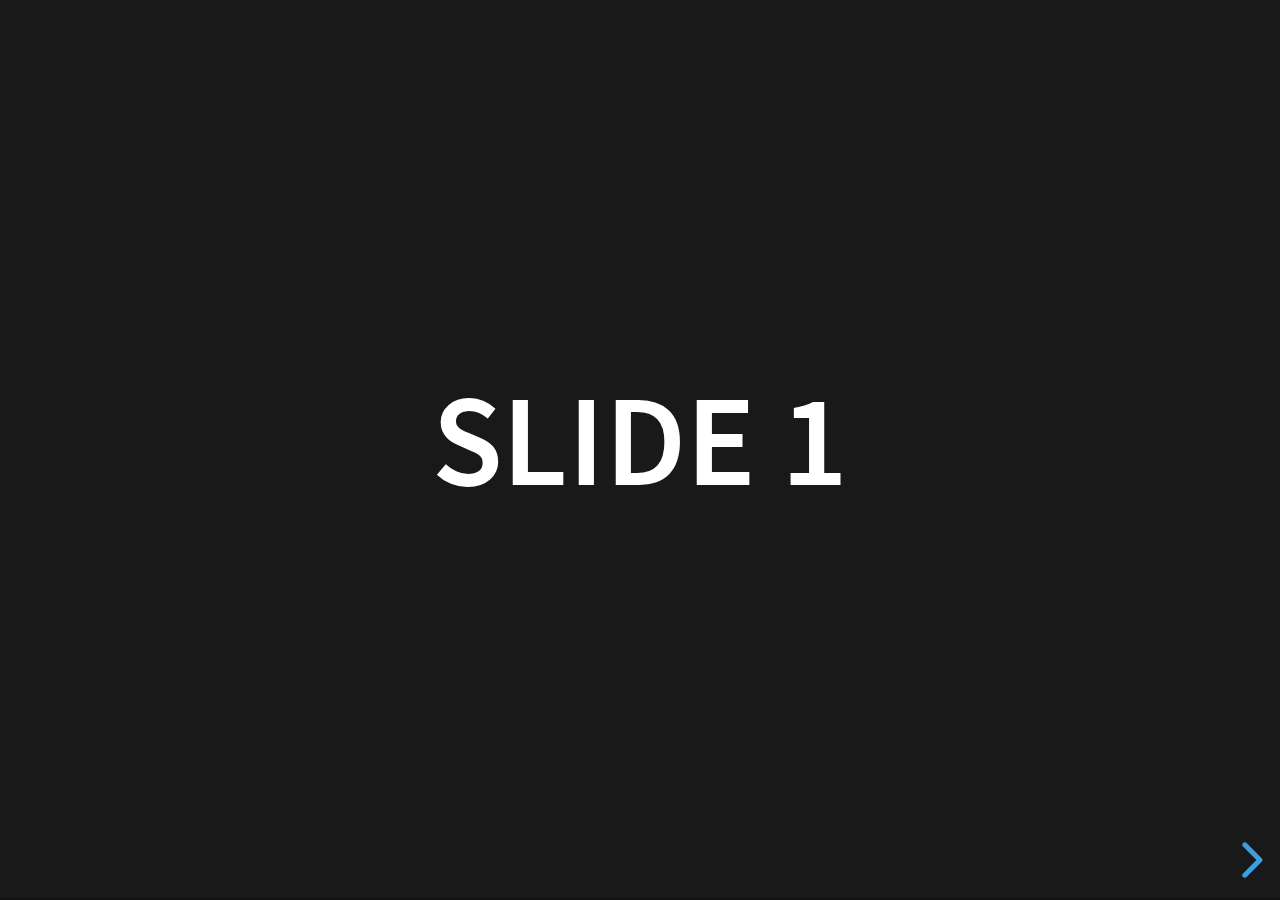
<file: project/pages/reveal.js-master/index.html>
<!doctype html>
<html lang="en">
	<head>
		<meta charset="utf-8">
		<meta name="viewport" content="width=device-width, initial-scale=1.0, maximum-scale=1.0, user-scalable=no">

		<title>reveal.js</title>

		<link rel="stylesheet" href="dist/reset.css">
		<link rel="stylesheet" href="dist/reveal.css">
		<link rel="stylesheet" href="dist/theme/black.css">

		<!-- Theme used for syntax highlighted code -->
		<link rel="stylesheet" href="plugin/highlight/monokai.css">
		<!--eigener style-->
	</head>
	<body>
		<div class="reveal">
			<div class="slides">
				<section><h1>Slide 1</h1></section>
				<section>Slide 2</section>
			</div>
		</div>

		<script src="dist/reveal.js"></script>
		<script src="plugin/notes/notes.js"></script>
		<script src="plugin/markdown/markdown.js"></script>
		<script src="plugin/highlight/highlight.js"></script>
		<script>
			// More info about initialization & config:
			// - https://revealjs.com/initialization/
			// - https://revealjs.com/config/
			Reveal.initialize({
				hash: true,

				// Learn about plugins: https://revealjs.com/plugins/
				plugins: [ RevealMarkdown, RevealHighlight, RevealNotes ]
			});
		</script>
	</body>
</html>
</file>
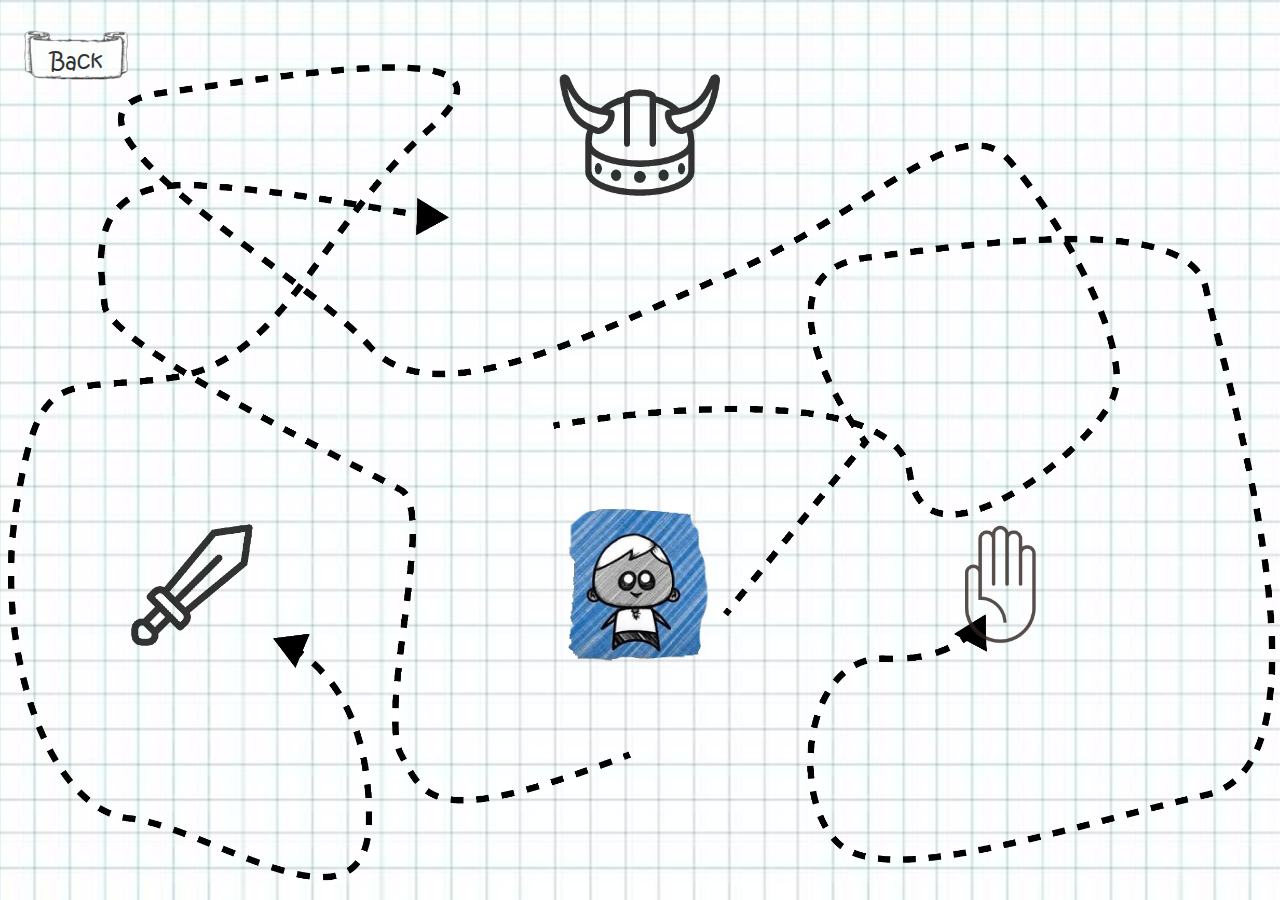
<file: project/pages/equipment.html>
<!DOCTYPE html>
<html lang="en">

<head>
    <meta charset="UTF-8">
    <meta name="viewport" content="width=device-width, initial-scale=1.0">
    <title>Equipment</title>
    <!--Style-->
    <link rel="stylesheet" href="../style.css">
    <link rel="stylesheet" href="../styling/style-equipment.css">
    <!--Standard Script-->
    <script src="../scipts/cards.js" defer></script>
    <script src="../scipts/loot.js" defer></script>
    <script src="../scipts/player.js" defer></script>
    <!--Spezialisierte script m-->
    <script src="../scipts/equipment/script-equipment-generation.js" defer></script>
</head>

<body>
    <!--USER POV-->
    <div id="userView">
        <!--Player-->
        <img src="../img/charakter/player.png" alt="player" id="player">

        <!--Piktogramme-->
        <img src="../img/hand.png" alt="hand" id="hand" class="piktogramm" onclick="openSelectplate('skil')">
        <img src="../img/sword.png" alt="sword" id="sword" class="piktogramm" onclick="openSelectplate('weapon')">
        <img src="../img/helm.png" alt="helm" id="helm" class="piktogramm" onclick="openSelectplate('amor')">

        <!--Scroll-->
        <div class="scroll">
            <a href="navigation.html">Back</a>
        </div>

        <!--Select plate-->
        <div id="selectplate">
            <img src="../img/arrow.png" alt="close" id="closeArrow" onclick="closeSelectplate()">
            <h1>Use you ??? LootCard</h1>
            <div id="lootCardSelection">
                <img src="../img/lootCard/DoomPlate.png" alt="" class="lootCard">
                <img src="../img/lootCard/DoomPlate.png" alt="" class="lootCard">
                <img src="../img/lootCard/DoomPlate.png" alt="" class="lootCard">
                <img src="../img/lootCard/DoomPlate.png" alt="" class="lootCard">
                <img src="../img/lootCard/DoomPlate.png" alt="" class="lootCard">
            </div>
        </div>
    </div>


</body>

</html>
</file>
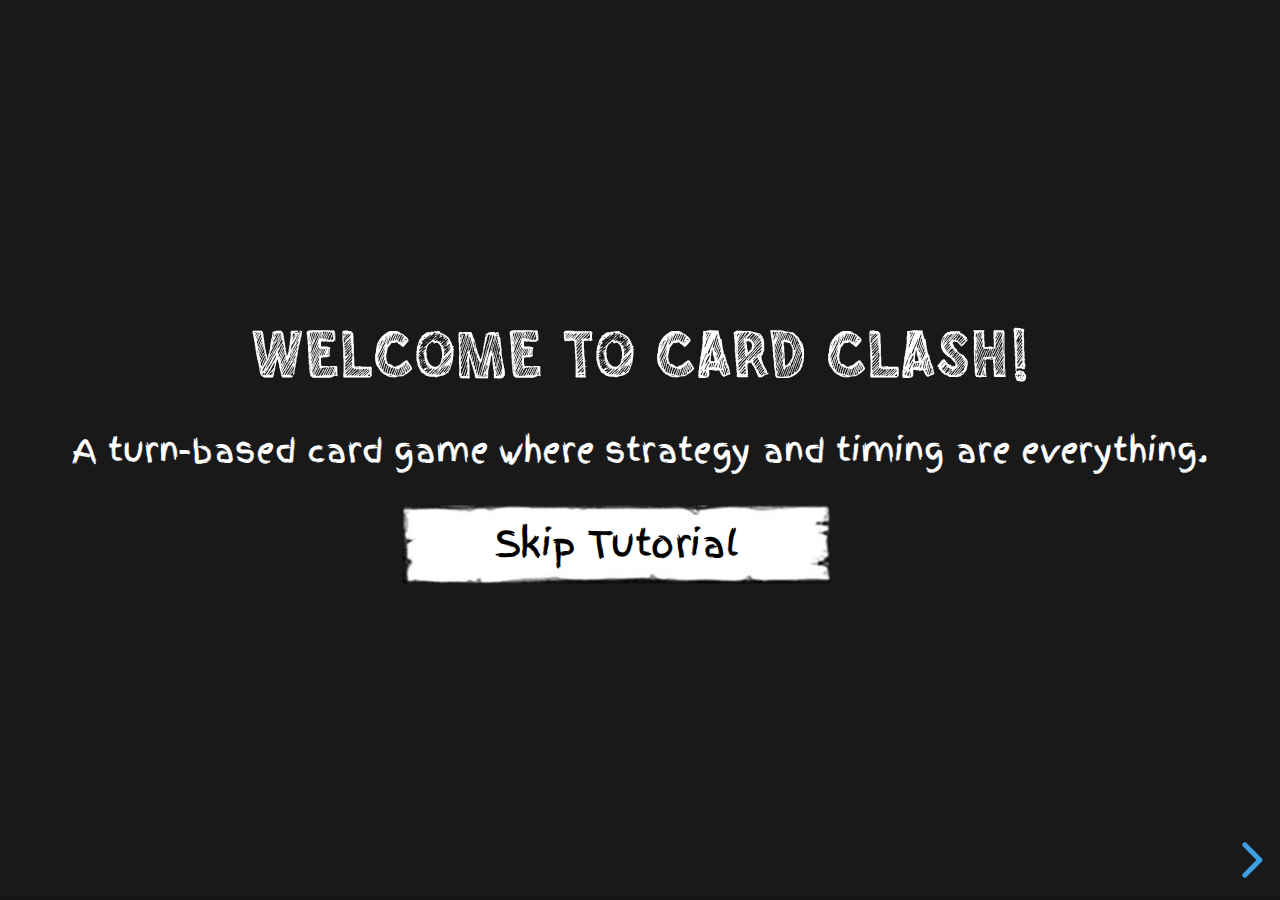
<file: project/pages/reveal.js-master/tutorial.html>
<!doctype html>
<html lang="en">

<head>
	<meta charset="utf-8">
	<meta name="viewport" content="width=device-width, initial-scale=1.0, maximum-scale=1.0, user-scalable=no">

	<title>Tutorial</title>

	<link rel="stylesheet" href="dist/reset.css">
	<link rel="stylesheet" href="dist/reveal.css">
	<link rel="stylesheet" href="dist/theme/black.css">

	<!-- Theme used for syntax highlighted code -->
	<link rel="stylesheet" href="plugin/highlight/monokai.css">
	<!--eigener style-->
	<link rel="stylesheet" href="../../style.css">
	<link rel="stylesheet" href="revealjs-style.css">
</head>

<body>
	<div class="reveal">
		<div class="slides">
			<!--greeting-->
			<section data-auto-animate>
				<h2 style="z-index: 1;">Welcome to Card Clash!</h2>
				<p>A turn-based card game where strategy and timing are everything.</p>
				<div class="plate" style="left: 30%; right: 150%;"><a href="#/grand-finale" style="color: black;">Skip
						Tutorial</a></div>

			</section>

			<!--how to play-->
			<section data-auto-animate>
				<h2>How to Play</h2>
				<p>You start with a basic deck of cards.</p>
				<img src="../../img/GoD-attack-1.gif" alt="fightsystem" style="width: 50%;">
				<p>Each turn, choose a card to power up your hero or weaken your enemy.</p>
			</section>

			<!--leveling system-->
			<section>
				<h2>Leveling System</h2>
				<p>Your hero can level up or down based on your performance.</p>
				<p>Depending on whether you win or lose, you earn gold and either get to continue or have to restart a
					level.</p>
			</section>

			<!--shop explaned-->
			<section data-auto-animate>
				<h2>The Card Shop</h2>
				<p>After each battle, you earn gold and can buy new cards in the shop.</p>
				<p>Choose wisely – you can only take a limited number into your deck.</p>
			</section>

			<!--eqipment-->
			<section data-auto-animate>
				<h2>Your Choices Matter</h2>
				<p>Every battle, every card, and every choice shapes your journey.</p>
				<p>Build your own deck and develop your unique playstyle.</p>
			  </section>

			<!--end-->
			<section>
				<h2>Are you ready?</h2>
				<p>Starte dein Abenteuer jetzt!</p>
				<div class="scroll" style="left: 50%; top: 150%; position: absolute;"><a href="../navigation.html">Let's go</a></div>
			</section>
		</div>
	</div>

	<script src="dist/reveal.js"></script>
	<script src="plugin/notes/notes.js"></script>
	<script src="plugin/markdown/markdown.js"></script>
	<script src="plugin/highlight/highlight.js"></script>
	<script>
		// More info about initialization & config:
		// - https://revealjs.com/initialization/
		// - https://revealjs.com/config/
		Reveal.initialize({
			hash: true,

			// Learn about plugins: https://revealjs.com/plugins/
			plugins: [RevealMarkdown, RevealHighlight, RevealNotes]
		});
	</script>
</body>

</html>
</file>
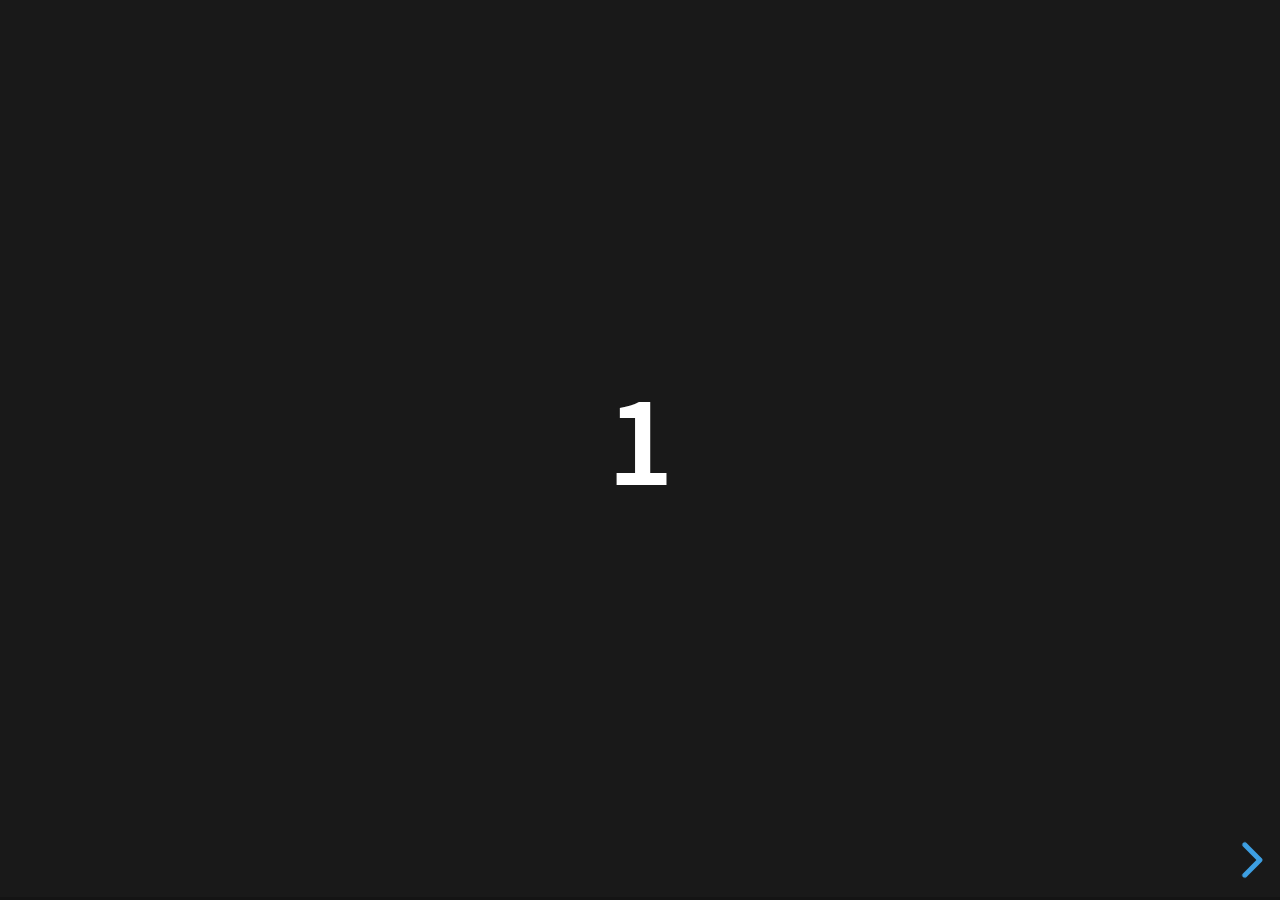
<file: project/pages/reveal.js-master/examples/500-slides.html>
<!doctype html>
<html lang="en">
	<head>
		<meta charset="utf-8">

		<title>reveal.js - 500 slides</title>

		<meta name="viewport" content="width=device-width, initial-scale=1.0, maximum-scale=1.0, user-scalable=no">

		<link rel="stylesheet" href="../dist/reveal.css">
		<link rel="stylesheet" href="../dist/theme/black.css">
	</head>

	<body>
		<div class="reveal">
			<div class="slides">
				<section><h1>1</h1></section>
				<section><h1>2</h1></section>
				<section><h1>3</h1></section>
				<section><h1>4</h1></section>
				<section><h1>5</h1></section>
				<section><h1>6</h1></section>
				<section><h1>7</h1></section>
				<section><h1>8</h1></section>
				<section><h1>9</h1></section>
				<section><h1>10</h1></section>
				<section><h1>11</h1></section>
				<section><h1>12</h1></section>
				<section><h1>13</h1></section>
				<section><h1>14</h1></section>
				<section><h1>15</h1></section>
				<section><h1>16</h1></section>
				<section><h1>17</h1></section>
				<section><h1>18</h1></section>
				<section><h1>19</h1></section>
				<section><h1>20</h1></section>
				<section><h1>21</h1></section>
				<section><h1>22</h1></section>
				<section><h1>23</h1></section>
				<section><h1>24</h1></section>
				<section><h1>25</h1></section>
				<section><h1>26</h1></section>
				<section><h1>27</h1></section>
				<section><h1>28</h1></section>
				<section><h1>29</h1></section>
				<section><h1>30</h1></section>
				<section><h1>31</h1></section>
				<section><h1>32</h1></section>
				<section><h1>33</h1></section>
				<section><h1>34</h1></section>
				<section><h1>35</h1></section>
				<section><h1>36</h1></section>
				<section><h1>37</h1></section>
				<section><h1>38</h1></section>
				<section><h1>39</h1></section>
				<section><h1>40</h1></section>
				<section><h1>41</h1></section>
				<section><h1>42</h1></section>
				<section><h1>43</h1></section>
				<section><h1>44</h1></section>
				<section><h1>45</h1></section>
				<section><h1>46</h1></section>
				<section><h1>47</h1></section>
				<section><h1>48</h1></section>
				<section><h1>49</h1></section>
				<section><h1>50</h1></section>
				<section><h1>51</h1></section>
				<section><h1>52</h1></section>
				<section><h1>53</h1></section>
				<section><h1>54</h1></section>
				<section><h1>55</h1></section>
				<section><h1>56</h1></section>
				<section><h1>57</h1></section>
				<section><h1>58</h1></section>
				<section><h1>59</h1></section>
				<section><h1>60</h1></section>
				<section><h1>61</h1></section>
				<section><h1>62</h1></section>
				<section><h1>63</h1></section>
				<section><h1>64</h1></section>
				<section><h1>65</h1></section>
				<section><h1>66</h1></section>
				<section><h1>67</h1></section>
				<section><h1>68</h1></section>
				<section><h1>69</h1></section>
				<section><h1>70</h1></section>
				<section><h1>71</h1></section>
				<section><h1>72</h1></section>
				<section><h1>73</h1></section>
				<section><h1>74</h1></section>
				<section><h1>75</h1></section>
				<section><h1>76</h1></section>
				<section><h1>77</h1></section>
				<section><h1>78</h1></section>
				<section><h1>79</h1></section>
				<section><h1>80</h1></section>
				<section><h1>81</h1></section>
				<section><h1>82</h1></section>
				<section><h1>83</h1></section>
				<section><h1>84</h1></section>
				<section><h1>85</h1></section>
				<section><h1>86</h1></section>
				<section><h1>87</h1></section>
				<section><h1>88</h1></section>
				<section><h1>89</h1></section>
				<section><h1>90</h1></section>
				<section><h1>91</h1></section>
				<section><h1>92</h1></section>
				<section><h1>93</h1></section>
				<section><h1>94</h1></section>
				<section><h1>95</h1></section>
				<section><h1>96</h1></section>
				<section><h1>97</h1></section>
				<section><h1>98</h1></section>
				<section><h1>99</h1></section>
				<section><h1>100</h1></section>
				<section><h1>101</h1></section>
				<section><h1>102</h1></section>
				<section><h1>103</h1></section>
				<section><h1>104</h1></section>
				<section><h1>105</h1></section>
				<section><h1>106</h1></section>
				<section><h1>107</h1></section>
				<section><h1>108</h1></section>
				<section><h1>109</h1></section>
				<section><h1>110</h1></section>
				<section><h1>111</h1></section>
				<section><h1>112</h1></section>
				<section><h1>113</h1></section>
				<section><h1>114</h1></section>
				<section><h1>115</h1></section>
				<section><h1>116</h1></section>
				<section><h1>117</h1></section>
				<section><h1>118</h1></section>
				<section><h1>119</h1></section>
				<section><h1>120</h1></section>
				<section><h1>121</h1></section>
				<section><h1>122</h1></section>
				<section><h1>123</h1></section>
				<section><h1>124</h1></section>
				<section><h1>125</h1></section>
				<section><h1>126</h1></section>
				<section><h1>127</h1></section>
				<section><h1>128</h1></section>
				<section><h1>129</h1></section>
				<section><h1>130</h1></section>
				<section><h1>131</h1></section>
				<section><h1>132</h1></section>
				<section><h1>133</h1></section>
				<section><h1>134</h1></section>
				<section><h1>135</h1></section>
				<section><h1>136</h1></section>
				<section><h1>137</h1></section>
				<section><h1>138</h1></section>
				<section><h1>139</h1></section>
				<section><h1>140</h1></section>
				<section><h1>141</h1></section>
				<section><h1>142</h1></section>
				<section><h1>143</h1></section>
				<section><h1>144</h1></section>
				<section><h1>145</h1></section>
				<section><h1>146</h1></section>
				<section><h1>147</h1></section>
				<section><h1>148</h1></section>
				<section><h1>149</h1></section>
				<section><h1>150</h1></section>
				<section><h1>151</h1></section>
				<section><h1>152</h1></section>
				<section><h1>153</h1></section>
				<section><h1>154</h1></section>
				<section><h1>155</h1></section>
				<section><h1>156</h1></section>
				<section><h1>157</h1></section>
				<section><h1>158</h1></section>
				<section><h1>159</h1></section>
				<section><h1>160</h1></section>
				<section><h1>161</h1></section>
				<section><h1>162</h1></section>
				<section><h1>163</h1></section>
				<section><h1>164</h1></section>
				<section><h1>165</h1></section>
				<section><h1>166</h1></section>
				<section><h1>167</h1></section>
				<section><h1>168</h1></section>
				<section><h1>169</h1></section>
				<section><h1>170</h1></section>
				<section><h1>171</h1></section>
				<section><h1>172</h1></section>
				<section><h1>173</h1></section>
				<section><h1>174</h1></section>
				<section><h1>175</h1></section>
				<section><h1>176</h1></section>
				<section><h1>177</h1></section>
				<section><h1>178</h1></section>
				<section><h1>179</h1></section>
				<section><h1>180</h1></section>
				<section><h1>181</h1></section>
				<section><h1>182</h1></section>
				<section><h1>183</h1></section>
				<section><h1>184</h1></section>
				<section><h1>185</h1></section>
				<section><h1>186</h1></section>
				<section><h1>187</h1></section>
				<section><h1>188</h1></section>
				<section><h1>189</h1></section>
				<section><h1>190</h1></section>
				<section><h1>191</h1></section>
				<section><h1>192</h1></section>
				<section><h1>193</h1></section>
				<section><h1>194</h1></section>
				<section><h1>195</h1></section>
				<section><h1>196</h1></section>
				<section><h1>197</h1></section>
				<section><h1>198</h1></section>
				<section><h1>199</h1></section>
				<section><h1>200</h1></section>
				<section><h1>201</h1></section>
				<section><h1>202</h1></section>
				<section><h1>203</h1></section>
				<section><h1>204</h1></section>
				<section><h1>205</h1></section>
				<section><h1>206</h1></section>
				<section><h1>207</h1></section>
				<section><h1>208</h1></section>
				<section><h1>209</h1></section>
				<section><h1>210</h1></section>
				<section><h1>211</h1></section>
				<section><h1>212</h1></section>
				<section><h1>213</h1></section>
				<section><h1>214</h1></section>
				<section><h1>215</h1></section>
				<section><h1>216</h1></section>
				<section><h1>217</h1></section>
				<section><h1>218</h1></section>
				<section><h1>219</h1></section>
				<section><h1>220</h1></section>
				<section><h1>221</h1></section>
				<section><h1>222</h1></section>
				<section><h1>223</h1></section>
				<section><h1>224</h1></section>
				<section><h1>225</h1></section>
				<section><h1>226</h1></section>
				<section><h1>227</h1></section>
				<section><h1>228</h1></section>
				<section><h1>229</h1></section>
				<section><h1>230</h1></section>
				<section><h1>231</h1></section>
				<section><h1>232</h1></section>
				<section><h1>233</h1></section>
				<section><h1>234</h1></section>
				<section><h1>235</h1></section>
				<section><h1>236</h1></section>
				<section><h1>237</h1></section>
				<section><h1>238</h1></section>
				<section><h1>239</h1></section>
				<section><h1>240</h1></section>
				<section><h1>241</h1></section>
				<section><h1>242</h1></section>
				<section><h1>243</h1></section>
				<section><h1>244</h1></section>
				<section><h1>245</h1></section>
				<section><h1>246</h1></section>
				<section><h1>247</h1></section>
				<section><h1>248</h1></section>
				<section><h1>249</h1></section>
				<section><h1>250</h1></section>
				<section><h1>251</h1></section>
				<section><h1>252</h1></section>
				<section><h1>253</h1></section>
				<section><h1>254</h1></section>
				<section><h1>255</h1></section>
				<section><h1>256</h1></section>
				<section><h1>257</h1></section>
				<section><h1>258</h1></section>
				<section><h1>259</h1></section>
				<section><h1>260</h1></section>
				<section><h1>261</h1></section>
				<section><h1>262</h1></section>
				<section><h1>263</h1></section>
				<section><h1>264</h1></section>
				<section><h1>265</h1></section>
				<section><h1>266</h1></section>
				<section><h1>267</h1></section>
				<section><h1>268</h1></section>
				<section><h1>269</h1></section>
				<section><h1>270</h1></section>
				<section><h1>271</h1></section>
				<section><h1>272</h1></section>
				<section><h1>273</h1></section>
				<section><h1>274</h1></section>
				<section><h1>275</h1></section>
				<section><h1>276</h1></section>
				<section><h1>277</h1></section>
				<section><h1>278</h1></section>
				<section><h1>279</h1></section>
				<section><h1>280</h1></section>
				<section><h1>281</h1></section>
				<section><h1>282</h1></section>
				<section><h1>283</h1></section>
				<section><h1>284</h1></section>
				<section><h1>285</h1></section>
				<section><h1>286</h1></section>
				<section><h1>287</h1></section>
				<section><h1>288</h1></section>
				<section><h1>289</h1></section>
				<section><h1>290</h1></section>
				<section><h1>291</h1></section>
				<section><h1>292</h1></section>
				<section><h1>293</h1></section>
				<section><h1>294</h1></section>
				<section><h1>295</h1></section>
				<section><h1>296</h1></section>
				<section><h1>297</h1></section>
				<section><h1>298</h1></section>
				<section><h1>299</h1></section>
				<section><h1>300</h1></section>
				<section><h1>301</h1></section>
				<section><h1>302</h1></section>
				<section><h1>303</h1></section>
				<section><h1>304</h1></section>
				<section><h1>305</h1></section>
				<section><h1>306</h1></section>
				<section><h1>307</h1></section>
				<section><h1>308</h1></section>
				<section><h1>309</h1></section>
				<section><h1>310</h1></section>
				<section><h1>311</h1></section>
				<section><h1>312</h1></section>
				<section><h1>313</h1></section>
				<section><h1>314</h1></section>
				<section><h1>315</h1></section>
				<section><h1>316</h1></section>
				<section><h1>317</h1></section>
				<section><h1>318</h1></section>
				<section><h1>319</h1></section>
				<section><h1>320</h1></section>
				<section><h1>321</h1></section>
				<section><h1>322</h1></section>
				<section><h1>323</h1></section>
				<section><h1>324</h1></section>
				<section><h1>325</h1></section>
				<section><h1>326</h1></section>
				<section><h1>327</h1></section>
				<section><h1>328</h1></section>
				<section><h1>329</h1></section>
				<section><h1>330</h1></section>
				<section><h1>331</h1></section>
				<section><h1>332</h1></section>
				<section><h1>333</h1></section>
				<section><h1>334</h1></section>
				<section><h1>335</h1></section>
				<section><h1>336</h1></section>
				<section><h1>337</h1></section>
				<section><h1>338</h1></section>
				<section><h1>339</h1></section>
				<section><h1>340</h1></section>
				<section><h1>341</h1></section>
				<section><h1>342</h1></section>
				<section><h1>343</h1></section>
				<section><h1>344</h1></section>
				<section><h1>345</h1></section>
				<section><h1>346</h1></section>
				<section><h1>347</h1></section>
				<section><h1>348</h1></section>
				<section><h1>349</h1></section>
				<section><h1>350</h1></section>
				<section><h1>351</h1></section>
				<section><h1>352</h1></section>
				<section><h1>353</h1></section>
				<section><h1>354</h1></section>
				<section><h1>355</h1></section>
				<section><h1>356</h1></section>
				<section><h1>357</h1></section>
				<section><h1>358</h1></section>
				<section><h1>359</h1></section>
				<section><h1>360</h1></section>
				<section><h1>361</h1></section>
				<section><h1>362</h1></section>
				<section><h1>363</h1></section>
				<section><h1>364</h1></section>
				<section><h1>365</h1></section>
				<section><h1>366</h1></section>
				<section><h1>367</h1></section>
				<section><h1>368</h1></section>
				<section><h1>369</h1></section>
				<section><h1>370</h1></section>
				<section><h1>371</h1></section>
				<section><h1>372</h1></section>
				<section><h1>373</h1></section>
				<section><h1>374</h1></section>
				<section><h1>375</h1></section>
				<section><h1>376</h1></section>
				<section><h1>377</h1></section>
				<section><h1>378</h1></section>
				<section><h1>379</h1></section>
				<section><h1>380</h1></section>
				<section><h1>381</h1></section>
				<section><h1>382</h1></section>
				<section><h1>383</h1></section>
				<section><h1>384</h1></section>
				<section><h1>385</h1></section>
				<section><h1>386</h1></section>
				<section><h1>387</h1></section>
				<section><h1>388</h1></section>
				<section><h1>389</h1></section>
				<section><h1>390</h1></section>
				<section><h1>391</h1></section>
				<section><h1>392</h1></section>
				<section><h1>393</h1></section>
				<section><h1>394</h1></section>
				<section><h1>395</h1></section>
				<section><h1>396</h1></section>
				<section><h1>397</h1></section>
				<section><h1>398</h1></section>
				<section><h1>399</h1></section>
				<section><h1>400</h1></section>
				<section><h1>401</h1></section>
				<section><h1>402</h1></section>
				<section><h1>403</h1></section>
				<section><h1>404</h1></section>
				<section><h1>405</h1></section>
				<section><h1>406</h1></section>
				<section><h1>407</h1></section>
				<section><h1>408</h1></section>
				<section><h1>409</h1></section>
				<section><h1>410</h1></section>
				<section><h1>411</h1></section>
				<section><h1>412</h1></section>
				<section><h1>413</h1></section>
				<section><h1>414</h1></section>
				<section><h1>415</h1></section>
				<section><h1>416</h1></section>
				<section><h1>417</h1></section>
				<section><h1>418</h1></section>
				<section><h1>419</h1></section>
				<section><h1>420</h1></section>
				<section><h1>421</h1></section>
				<section><h1>422</h1></section>
				<section><h1>423</h1></section>
				<section><h1>424</h1></section>
				<section><h1>425</h1></section>
				<section><h1>426</h1></section>
				<section><h1>427</h1></section>
				<section><h1>428</h1></section>
				<section><h1>429</h1></section>
				<section><h1>430</h1></section>
				<section><h1>431</h1></section>
				<section><h1>432</h1></section>
				<section><h1>433</h1></section>
				<section><h1>434</h1></section>
				<section><h1>435</h1></section>
				<section><h1>436</h1></section>
				<section><h1>437</h1></section>
				<section><h1>438</h1></section>
				<section><h1>439</h1></section>
				<section><h1>440</h1></section>
				<section><h1>441</h1></section>
				<section><h1>442</h1></section>
				<section><h1>443</h1></section>
				<section><h1>444</h1></section>
				<section><h1>445</h1></section>
				<section><h1>446</h1></section>
				<section><h1>447</h1></section>
				<section><h1>448</h1></section>
				<section><h1>449</h1></section>
				<section><h1>450</h1></section>
				<section><h1>451</h1></section>
				<section><h1>452</h1></section>
				<section><h1>453</h1></section>
				<section><h1>454</h1></section>
				<section><h1>455</h1></section>
				<section><h1>456</h1></section>
				<section><h1>457</h1></section>
				<section><h1>458</h1></section>
				<section><h1>459</h1></section>
				<section><h1>460</h1></section>
				<section><h1>461</h1></section>
				<section><h1>462</h1></section>
				<section><h1>463</h1></section>
				<section><h1>464</h1></section>
				<section><h1>465</h1></section>
				<section><h1>466</h1></section>
				<section><h1>467</h1></section>
				<section><h1>468</h1></section>
				<section><h1>469</h1></section>
				<section><h1>470</h1></section>
				<section><h1>471</h1></section>
				<section><h1>472</h1></section>
				<section><h1>473</h1></section>
				<section><h1>474</h1></section>
				<section><h1>475</h1></section>
				<section><h1>476</h1></section>
				<section><h1>477</h1></section>
				<section><h1>478</h1></section>
				<section><h1>479</h1></section>
				<section><h1>480</h1></section>
				<section><h1>481</h1></section>
				<section><h1>482</h1></section>
				<section><h1>483</h1></section>
				<section><h1>484</h1></section>
				<section><h1>485</h1></section>
				<section><h1>486</h1></section>
				<section><h1>487</h1></section>
				<section><h1>488</h1></section>
				<section><h1>489</h1></section>
				<section><h1>490</h1></section>
				<section><h1>491</h1></section>
				<section><h1>492</h1></section>
				<section><h1>493</h1></section>
				<section><h1>494</h1></section>
				<section><h1>495</h1></section>
				<section><h1>496</h1></section>
				<section><h1>497</h1></section>
				<section><h1>498</h1></section>
				<section><h1>499</h1></section>
			</div>
		</div>

		<script src="../dist/reveal.js"></script>
		<script>
			Reveal.initialize({
				transition: 'linear'
			});
		</script>
	</body>
</html>
</file>
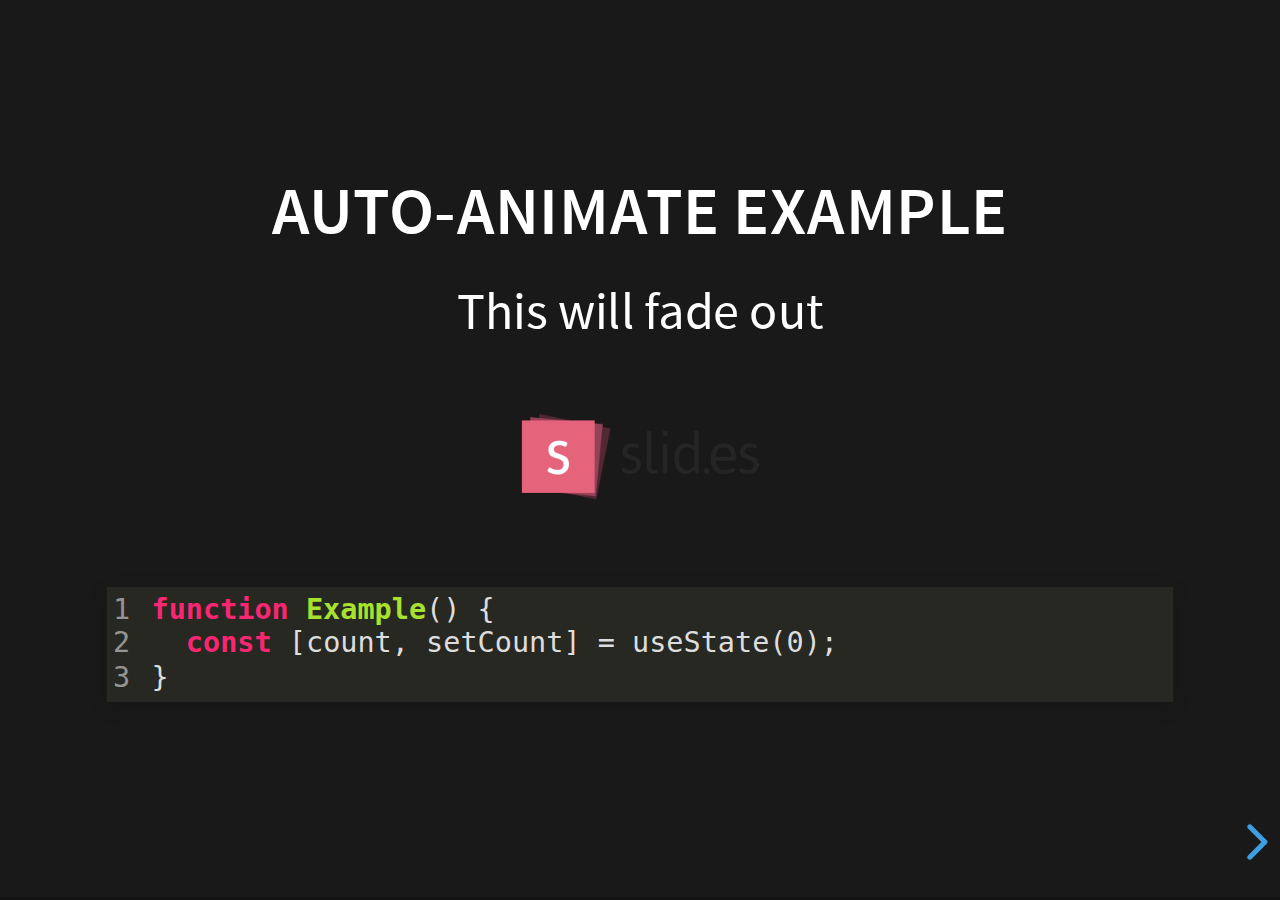
<file: project/pages/reveal.js-master/examples/auto-animate.html>
<!doctype html>
<html lang="en">

	<head>
		<meta charset="utf-8">

		<title>reveal.js - Auto Animate</title>

		<meta name="viewport" content="width=device-width, initial-scale=1.0, maximum-scale=1.0, user-scalable=no">

		<link rel="stylesheet" href="../dist/reveal.css">
		<link rel="stylesheet" href="../dist/theme/black.css" id="theme">
		<link rel="stylesheet" href="../plugin/highlight/monokai.css">
	</head>

	<body>

		<div class="reveal">

			<div class="slides">
				<section data-auto-animate data-auto-animate-unmatched="fade">
					<h3>Auto-Animate Example</h3>
					<p>This will fade out</p>
					<img src="assets/image1.png" style="height: 100px;">
					<pre data-id="code"><code data-line-numbers class="hljs" data-trim>
						function Example() {
						  const [count, setCount] = useState(0);
						}
					</code></pre>
				</section>
				<section data-auto-animate data-auto-animate-unmatched="fade">
					<h3>Auto-Animate Example</h3>
					<p style="opacity: 0.2; margin-top: 100px;">This will fade out</p>
					<p>This element is unmatched</p>
					<img src="assets/image1.png" style="height: 150px;">
					<pre data-id="code"><code data-line-numbers class="hljs" data-trim>
						function Example() {
						  New line!
						  const [count, setCount] = useState(0);
						}
					</code></pre>
				</section>

				<section data-auto-animate>
					<p data-id="text-props" style="background: #555; line-height: 1em; letter-spacing: 0em;">Line Height & Letter Spacing</p>
				</section>
				<section data-auto-animate>
					<p data-id="text-props" style="background: #555; line-height: 3em; letter-spacing: 0.2em;">Line Height & Letter Spacing</p>
				</section>

				<section>
					<section data-auto-animate>
						<pre data-id="code"><code data-line-numbers class="hljs" data-trim>
							import React, { useState } from 'react';

							function Example() {
							  const [count, setCount] = useState(0);

							  return (
							    ...
							  );
							}
						</code></pre>
					</section>
					<section data-auto-animate>
						<pre data-id="code"><code data-line-numbers class="hljs" data-trim>
							function Example() {
							  const [count, setCount] = useState(0);

							  return (
							    &lt;div&gt;
							      &lt;p&gt;You clicked {count} times&lt;/p&gt;
							      &lt;button onClick={() =&gt; setCount(count + 1)}&gt;
							        Click me
							      &lt;/button&gt;
							    &lt;/div&gt;
							  );
							}
						</code></pre>
					</section>
					<section data-auto-animate>
						<pre data-id="code"><code data-line-numbers class="hljs" data-trim>
							function Example() {
							  // A comment!
							  const [count, setCount] = useState(0);

							  return (
							    &lt;div&gt;
							      &lt;p&gt;You clicked {count} times&lt;/p&gt;
							      &lt;button onClick={() =&gt; setCount(count + 1)}&gt;
							        Click me
							      &lt;/button&gt;
							    &lt;/div&gt;
							  );
							}
						</code></pre>
					</section>
				</section>

				<section>
					<section data-auto-animate>
						<h3>Swapping list items</h3>
						<ul>
							<li>One</li>
							<li>Two</li>
							<li>Three</li>
						</ul>
					</section>
					<section data-auto-animate>
						<h3>Swapping list items</h3>
						<ul>
							<li>Two</li>
							<li>One</li>
							<li>Three</li>
						</ul>
					</section>
					<section data-auto-animate>
						<h3>Swapping list items</h3>
						<ul>
							<li>Two</li>
							<li>Three</li>
							<li>One</li>
						</ul>
					</section>
				</section>

				<section data-auto-animate style="height: 600px">
					<h3 style="opacity: 0.3; font-size: 18px;">SLIDE 1</h3>
					<h2 data-id="title" style="margin-top: 260px;">Animate Anything</h2>
					<div data-id="1" style="background: white; position: absolute; top: 150px; left: 16%; width: 60px; height: 60px;"></div>
					<div data-id="2" style="background: white; position: absolute; top: 150px; left: 36%; width: 60px; height: 60px;"></div>
					<div data-id="3" style="background: white; position: absolute; top: 150px; left: 56%; width: 60px; height: 60px;"></div>
					<div data-id="4" style="background: white; position: absolute; top: 150px; left: 76%; width: 60px; height: 60px;"></div>
				</section>
				<section data-auto-animate style="height: 600px">
					<h3 style="opacity: 0.3; font-size: 18px;">SLIDE 2</h3>
					<h2 data-id="title" style="margin-top: 500px">With Auto Animate</h2>
					<div data-id="1" style="background: cyan; position: absolute; bottom: 190px; left: 16%; width: 60px; height: 60px;"></div>
					<div data-id="2" style="background: magenta; position: absolute; bottom: 190px; left: 36%; width: 60px; height: 160px;"></div>
					<div data-id="3" style="background: yellow; position: absolute; bottom: 190px; left: 56%; width: 60px; height: 260px;"></div>
					<div data-id="4" style="background: red; position: absolute; bottom: 190px; left: 76%; width: 60px; height: 360px;"></div>
				</section>
				<section data-auto-animate style="height: 600px">
					<h3 style="opacity: 0.3; font-size: 18px;">SLIDE 3</h3>
					<h2 data-id="title" style="margin-top: 500px; opacity: 0;">With Auto Animate</h2>
					<div data-id="1" style="background: cyan; position: absolute; top: 50%; left: 50%; width: 400px; height: 400px; margin: -200px 0 0 -200px; border-radius: 400px;"></div>
					<div data-id="2" style="background: magenta; position: absolute; top: 50%; left: 50%; width: 300px; height: 300px; margin: -150px 0 0 -150px; border-radius: 400px;"></div>
					<div data-id="3" style="background: yellow; position: absolute; top: 50%; left: 50%; width: 200px; height: 200px; margin: -100px 0 0 -100px; border-radius: 400px;"></div>
					<div data-id="4" style="background: red; position: absolute; top: 50%; left: 50%; width: 100px; height: 100px; margin: -50px 0 0 -50px; border-radius: 400px;"></div>
				</section>
				<section data-auto-animate style="height: 600px">
					<h3 style="opacity: 0.3; font-size: 18px;">SLIDE 3</h3>
					<h2 data-id="title" style="margin-top: 500px; opacity: 0;">With Auto Animate</h2>
					<div data-id="1" style="background: red; position: absolute; top: 250px; left: 16%; width: 60px; height: 60px;"></div>
					<div data-id="2" style="background: yellow; position: absolute; top: 250px; left: 36%; width: 60px; height: 60px;"></div>
					<div data-id="3" style="background: magenta; position: absolute; top: 250px; left: 56%; width: 60px; height: 60px;"></div>
					<div data-id="4" style="background: cyan; position: absolute; top: 250px; left: 76%; width: 60px; height: 60px;"></div>
				</section>

				<section data-auto-animate data-auto-animate-id="a">
					<h2>data-auto-animate-id="a"</h2>
					<h3>A1</h3>
				</section>
				<section data-auto-animate data-auto-animate-id="a">
					<h2>data-auto-animate-id="a"</h2>
					<h3>A1</h3>
					<h3>A2</h3>
				</section>
				<section data-auto-animate data-auto-animate-id="b">
					<h2>data-auto-animate-id="b"</h2>
					<h3>B1</h3>
				</section>
				<section data-auto-animate data-auto-animate-id="b">
					<h2>data-auto-animate-id="b"</h2>
					<h3>B1</h3>
					<h3>B2</h3>
				</section>

				<section>
					<section id="stacked-slide-1" data-auto-animate>
						<a href="#/stacked-slide-1">Slide 1</a><br>
						<a href="#/stacked-slide-2">Slide 2</a><br>
						<a href="#/stacked-slide-3">Slide 3</a><br>
						<a href="#/stacked-slide-4">Slide 4</a><br>
						<div data-id="anim" style="background: indigo; padding: 8px; width: 50px; height: 50px; position: absolute; left: 0px;">A</div>
					</section>
					<section id="stacked-slide-2" data-auto-animate>
						<a href="#/stacked-slide-1">Slide 1</a><br>
						<a href="#/stacked-slide-2">Slide 2</a><br>
						<a href="#/stacked-slide-3">Slide 3</a><br>
						<a href="#/stacked-slide-4">Slide 4</a><br>
						<div data-id="anim" style="background: indigo; padding: 8px; width: 50px; height: 50px; position: absolute; left: 25%;">A</div>
					</section>
					<section id="stacked-slide-3" data-auto-animate>
						<a href="#/stacked-slide-1">Slide 1</a><br>
						<a href="#/stacked-slide-2">Slide 2</a><br>
						<a href="#/stacked-slide-3">Slide 3</a><br>
						<a href="#/stacked-slide-4">Slide 4</a><br>
						<div data-id="anim" style="background: indigo; padding: 8px; width: 50px; height: 50px; position: absolute; left: 50%;">A</div>
					</section>
					<section id="stacked-slide-4" data-auto-animate>
						<a href="#/stacked-slide-1">Slide 1</a><br>
						<a href="#/stacked-slide-2">Slide 2</a><br>
						<a href="#/stacked-slide-3">Slide 3</a><br>
						<a href="#/stacked-slide-4">Slide 4</a><br>
						<div data-id="anim" style="background: indigo; padding: 8px; width: 50px; height: 50px; position: absolute; left: 75%;">A</div>
					</section>
				</section>

			</div>

		</div>

		<script src="../dist/reveal.js"></script>
		<script src="../plugin/highlight/highlight.js"></script>
		<script>
			Reveal.initialize({
				center: true,
				hash: true,
				plugins: [ RevealHighlight ]
			});
		</script>

	</body>
</html>
</file>
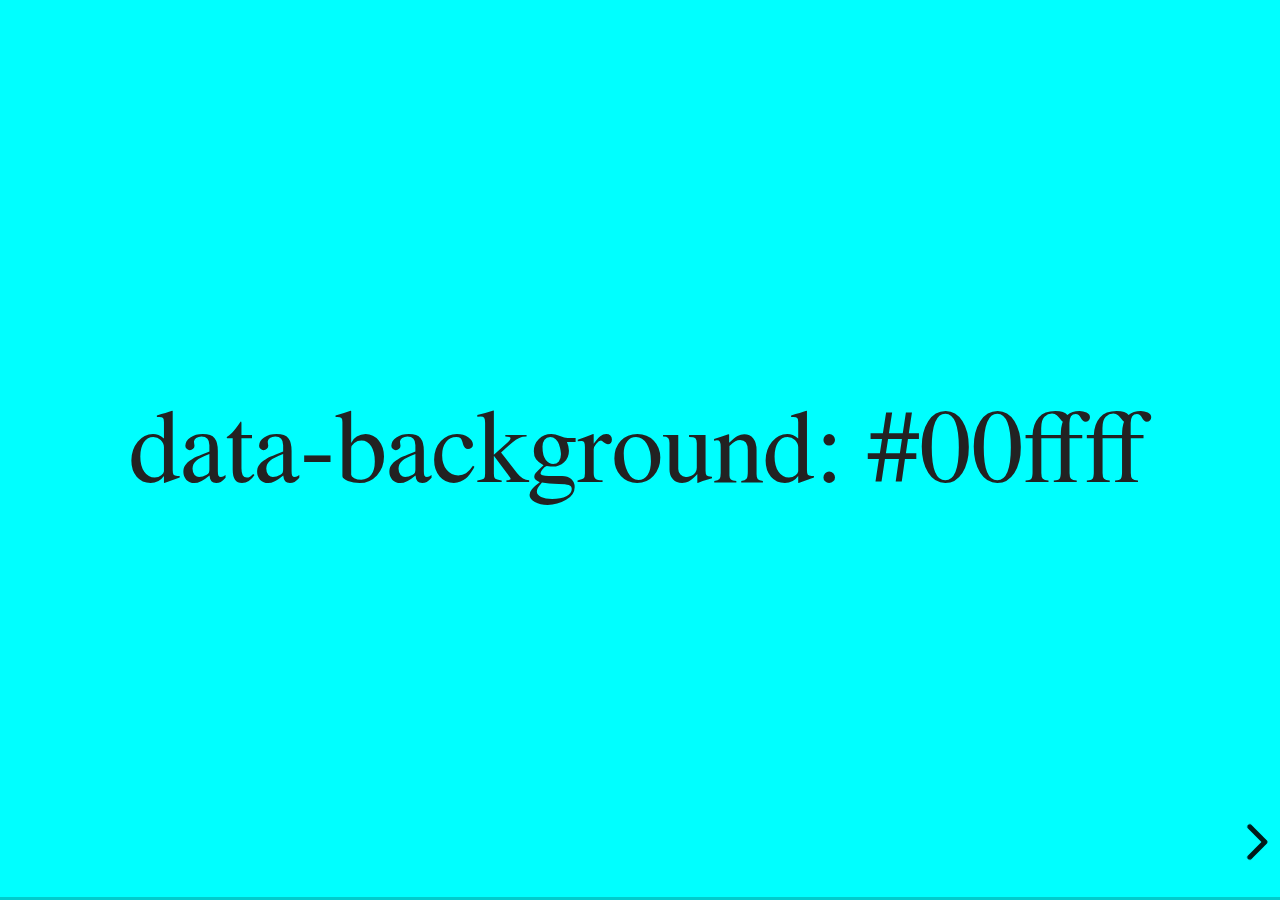
<file: project/pages/reveal.js-master/examples/backgrounds.html>
<!doctype html>
<html lang="en">

	<head>
		<meta charset="utf-8">

		<title>reveal.js - Slide Backgrounds</title>

		<meta name="viewport" content="width=device-width, initial-scale=1.0, maximum-scale=1.0, user-scalable=no">

		<link rel="stylesheet" href="../dist/reveal.css">
		<link rel="stylesheet" href="../dist/theme/serif.css" id="theme">
		<style type="text/css" media="screen">
			.slides section.has-dark-background,
			.slides section.has-dark-background h2 {
				color: #fff;
			}
			.slides section.has-light-background,
			.slides section.has-light-background h2 {
				color: #222;
			}
		</style>
	</head>

	<body>

		<div class="reveal">

			<div class="slides">

				<section data-background="#00ffff">
					<h2>data-background: #00ffff</h2>
				</section>

				<section data-background="#bb00bb">
					<h2>data-background: #bb00bb</h2>
				</section>

				<section data-background-color="lightblue">
					<h2>data-background: lightblue</h2>
				</section>

				<section>
					<section data-background="#ff0000">
						<h2>data-background: #ff0000</h2>
					</section>
					<section data-background="rgba(0, 0, 0, 0.2)">
						<h2>data-background: rgba(0, 0, 0, 0.2)</h2>
					</section>
					<section data-background="salmon">
						<h2>data-background: salmon</h2>
					</section>
				</section>

				<section data-background="rgba(0, 100, 100, 0.2)">
					<section>
						<h2>Background applied to stack</h2>
					</section>
					<section>
						<h2>Background applied to stack</h2>
					</section>
					<section data-background="rgb(66, 66, 66)">
						<h2>Background applied to slide inside of stack</h2>
					</section>
				</section>

				<section data-background-transition="slide" data-background="assets/image1.png">
					<h2>Background image</h2>
				</section>

				<section>
					<section data-background-transition="slide" data-background="assets/image1.png">
						<h2>Background image</h2>
					</section>
					<section data-background-transition="slide" data-background="assets/image1.png">
						<h2>Background image</h2>
					</section>
				</section>

				<section data-background="assets/image2.png" data-background-size="100px" data-background-repeat="repeat" data-background-color="#111">
					<h2>Background image</h2>
					<pre>data-background-size="100px" data-background-repeat="repeat" data-background-color="#111"</pre>
				</section>

				<section data-background="#888888">
					<h2>Same background twice (1/2)</h2>
				</section>
				<section data-background="#888888">
					<h2>Same background twice (2/2)</h2>
				</section>

				<section data-background-video="https://static.slid.es/site/homepage/v1/homepage-video-editor.mp4,https://static.slid.es/site/homepage/v1/homepage-video-editor.webm">
					<h2>Video background</h2>
				</section>

				<section data-background-iframe="https://slides.com/news/make-better-presentations/embed?style=hidden&autoSlide=4000">
					<h2>Iframe background</h2>
				</section>

				<section>
					<section data-background="#417203">
						<h2>Same background twice vertical (1/2)</h2>
					</section>
					<section data-background="#417203">
						<h2>Same background twice vertical (2/2)</h2>
					</section>
				</section>

				<section data-background="#934f4d">
					<h2>Same background from horizontal to vertical (1/3)</h2>
				</section>
				<section>
					<section data-background="#934f4d">
						<h2>Same background from horizontal to vertical (2/3)</h2>
					</section>
					<section data-background="#934f4d">
						<h2>Same background from horizontal to vertical (3/3)</h2>
					</section>
				</section>

			</div>

		</div>

		<script src="../dist/reveal.js"></script>
		<script>

			// Full list of configuration options:
			// https://revealjs.revealjs.com/config/
			Reveal.initialize({
				center: true,

				transition: 'linear',
				// transitionSpeed: 'slow',
				// backgroundTransition: 'slide'
			});

		</script>

	</body>
</html>
</file>
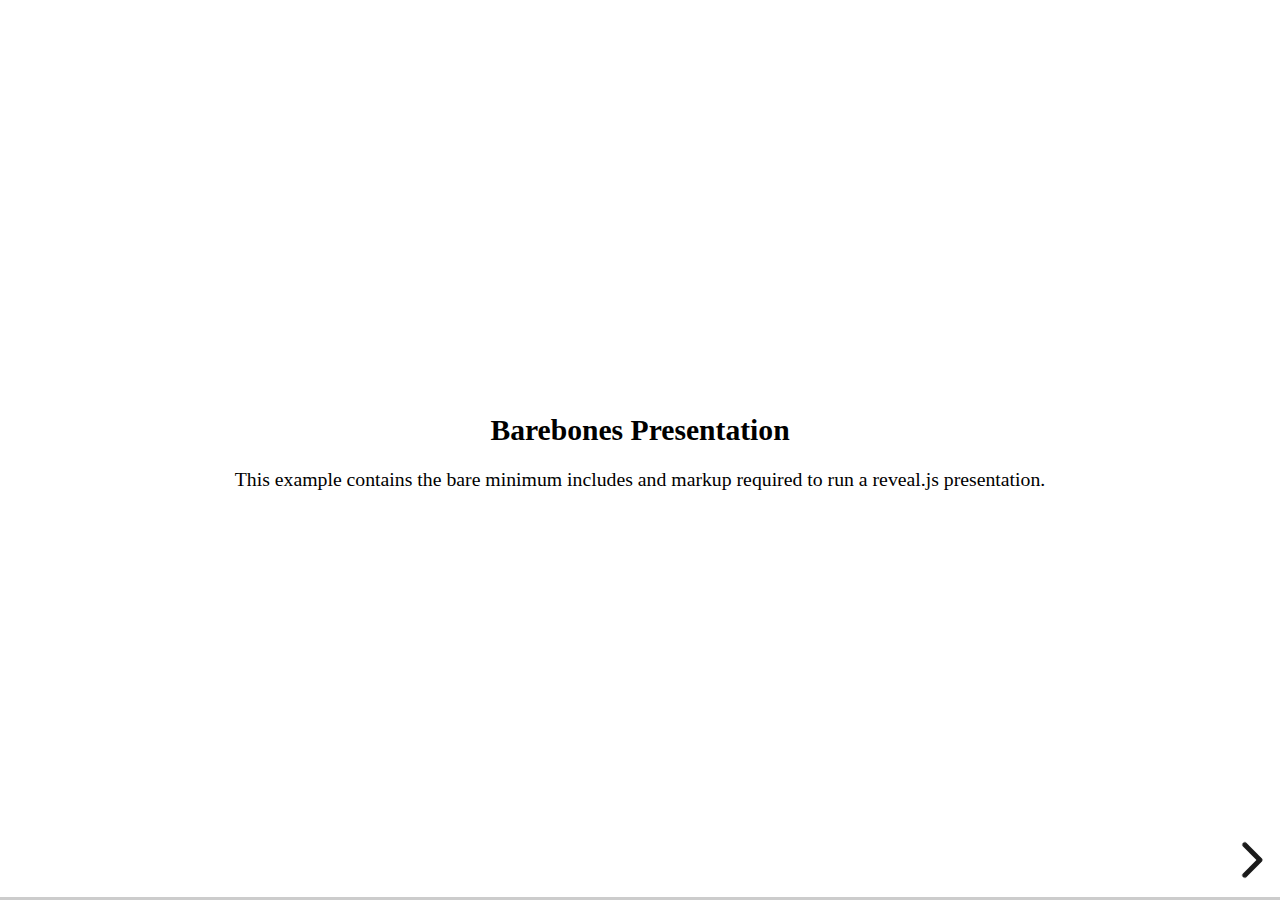
<file: project/pages/reveal.js-master/examples/barebones.html>
<!doctype html>
<html lang="en">
	<head>
		<meta charset="utf-8">
		<title>reveal.js - Barebones</title>
		<link rel="stylesheet" href="../dist/reveal.css">
	</head>
	<body>

		<div class="reveal">
			<div class="slides">

				<section>
					<h2>Barebones Presentation</h2>
					<p>This example contains the bare minimum includes and markup required to run a reveal.js presentation.</p>
				</section>

				<section>
					<h2>No Theme</h2>
					<p>There's no theme included, so it will fall back on browser defaults.</p>
				</section>

			</div>
		</div>

		<script src="../dist/reveal.js"></script>
		<script>
			Reveal.initialize();
		</script>

	</body>
</html>
</file>
<file: project/pages/reveal.js-master/dist/reveal.css>
/**
 * reveal.js 5.2.0
 * https://revealjs.com
 * MIT licensed
 *
 * Copyright (C) 2011-2024 Hakim El Hattab, https://hakim.se
 */

.reveal .r-stretch,.reveal .stretch{max-width:none;max-height:none}.reveal pre.r-stretch code,.reveal pre.stretch code{height:100%;max-height:100%;box-sizing:border-box}.reveal .r-fit-text{display:inline-block;white-space:nowrap}.reveal .r-stack{display:grid;grid-template-rows:100%}.reveal .r-stack>*{grid-area:1/1;margin:auto}.reveal .r-hstack,.reveal .r-vstack{display:flex}.reveal .r-hstack img,.reveal .r-hstack video,.reveal .r-vstack img,.reveal .r-vstack video{min-width:0;min-height:0;object-fit:contain}.reveal .r-vstack{flex-direction:column;align-items:center;justify-content:center}.reveal .r-hstack{flex-direction:row;align-items:center;justify-content:center}.reveal .items-stretch{align-items:stretch}.reveal .items-start{align-items:flex-start}.reveal .items-center{align-items:center}.reveal .items-end{align-items:flex-end}.reveal .justify-between{justify-content:space-between}.reveal .justify-around{justify-content:space-around}.reveal .justify-start{justify-content:flex-start}.reveal .justify-center{justify-content:center}.reveal .justify-end{justify-content:flex-end}html.reveal-full-page{width:100%;height:100%;height:100vh;height:calc(var(--vh,1vh) * 100);height:100dvh;overflow:hidden}.reveal-viewport{height:100%;overflow:hidden;position:relative;line-height:1;margin:0;background-color:#fff;color:#000;--r-controls-spacing:12px;--r-overlay-header-height:40px;--r-overlay-margin:0px;--r-overlay-padding:6px;--r-overlay-gap:5px}@media screen and (max-width:1024px),(max-height:768px){.reveal-viewport{--r-overlay-header-height:26px}}.reveal-viewport:fullscreen{top:0!important;left:0!important;width:100%!important;height:100%!important;transform:none!important}.reveal .fragment{transition:all .2s ease}.reveal .fragment:not(.custom){opacity:0;visibility:hidden;will-change:opacity}.reveal .fragment.visible{opacity:1;visibility:inherit}.reveal .fragment.disabled{transition:none}.reveal .fragment.grow{opacity:1;visibility:inherit}.reveal .fragment.grow.visible{transform:scale(1.3)}.reveal .fragment.shrink{opacity:1;visibility:inherit}.reveal .fragment.shrink.visible{transform:scale(.7)}.reveal .fragment.zoom-in{transform:scale(.1)}.reveal .fragment.zoom-in.visible{transform:none}.reveal .fragment.fade-out{opacity:1;visibility:inherit}.reveal .fragment.fade-out.visible{opacity:0;visibility:hidden}.reveal .fragment.semi-fade-out{opacity:1;visibility:inherit}.reveal .fragment.semi-fade-out.visible{opacity:.5;visibility:inherit}.reveal .fragment.strike{opacity:1;visibility:inherit}.reveal .fragment.strike.visible{text-decoration:line-through}.reveal .fragment.fade-up{transform:translate(0,40px)}.reveal .fragment.fade-up.visible{transform:translate(0,0)}.reveal .fragment.fade-down{transform:translate(0,-40px)}.reveal .fragment.fade-down.visible{transform:translate(0,0)}.reveal .fragment.fade-right{transform:translate(-40px,0)}.reveal .fragment.fade-right.visible{transform:translate(0,0)}.reveal .fragment.fade-left{transform:translate(40px,0)}.reveal .fragment.fade-left.visible{transform:translate(0,0)}.reveal .fragment.current-visible,.reveal .fragment.fade-in-then-out{opacity:0;visibility:hidden}.reveal .fragment.current-visible.current-fragment,.reveal .fragment.fade-in-then-out.current-fragment{opacity:1;visibility:inherit}.reveal .fragment.fade-in-then-semi-out{opacity:0;visibility:hidden}.reveal .fragment.fade-in-then-semi-out.visible{opacity:.5;visibility:inherit}.reveal .fragment.fade-in-then-semi-out.current-fragment{opacity:1;visibility:inherit}.reveal .fragment.highlight-blue,.reveal .fragment.highlight-current-blue,.reveal .fragment.highlight-current-green,.reveal .fragment.highlight-current-red,.reveal .fragment.highlight-green,.reveal .fragment.highlight-red{opacity:1;visibility:inherit}.reveal .fragment.highlight-red.visible{color:#ff2c2d}.reveal .fragment.highlight-green.visible{color:#17ff2e}.reveal .fragment.highlight-blue.visible{color:#1b91ff}.reveal .fragment.highlight-current-red.current-fragment{color:#ff2c2d}.reveal .fragment.highlight-current-green.current-fragment{color:#17ff2e}.reveal .fragment.highlight-current-blue.current-fragment{color:#1b91ff}.reveal:after{content:"";font-style:italic}.reveal iframe{z-index:1}.reveal a{position:relative}@keyframes bounce-right{0%,10%,25%,40%,50%{transform:translateX(0)}20%{transform:translateX(10px)}30%{transform:translateX(-5px)}}@keyframes bounce-left{0%,10%,25%,40%,50%{transform:translateX(0)}20%{transform:translateX(-10px)}30%{transform:translateX(5px)}}@keyframes bounce-down{0%,10%,25%,40%,50%{transform:translateY(0)}20%{transform:translateY(10px)}30%{transform:translateY(-5px)}}.reveal .controls{display:none;position:absolute;top:auto;bottom:var(--r-controls-spacing);right:var(--r-controls-spacing);left:auto;z-index:11;color:#000;pointer-events:none;font-size:10px}.reveal .controls button{position:absolute;padding:0;background-color:transparent;border:0;outline:0;cursor:pointer;color:currentColor;transform:scale(.9999);transition:color .2s ease,opacity .2s ease,transform .2s ease;z-index:2;pointer-events:auto;font-size:inherit;visibility:hidden;opacity:0;-webkit-appearance:none;-webkit-tap-highlight-color:transparent}.reveal .controls .controls-arrow:after,.reveal .controls .controls-arrow:before{content:"";position:absolute;top:0;left:0;width:2.6em;height:.5em;border-radius:.25em;background-color:currentColor;transition:all .15s ease,background-color .8s ease;transform-origin:.2em 50%;will-change:transform}.reveal .controls .controls-arrow{position:relative;width:3.6em;height:3.6em}.reveal .controls .controls-arrow:before{transform:translateX(.5em) translateY(1.55em) rotate(45deg)}.reveal .controls .controls-arrow:after{transform:translateX(.5em) translateY(1.55em) rotate(-45deg)}.reveal .controls .controls-arrow:hover:before{transform:translateX(.5em) translateY(1.55em) rotate(40deg)}.reveal .controls .controls-arrow:hover:after{transform:translateX(.5em) translateY(1.55em) rotate(-40deg)}.reveal .controls .controls-arrow:active:before{transform:translateX(.5em) translateY(1.55em) rotate(36deg)}.reveal .controls .controls-arrow:active:after{transform:translateX(.5em) translateY(1.55em) rotate(-36deg)}.reveal .controls .navigate-left{right:6.4em;bottom:3.2em;transform:translateX(-10px)}.reveal .controls .navigate-left.highlight{animation:bounce-left 2s 50 both ease-out}.reveal .controls .navigate-right{right:0;bottom:3.2em;transform:translateX(10px)}.reveal .controls .navigate-right .controls-arrow{transform:rotate(180deg)}.reveal .controls .navigate-right.highlight{animation:bounce-right 2s 50 both ease-out}.reveal .controls .navigate-up{right:3.2em;bottom:6.4em;transform:translateY(-10px)}.reveal .controls .navigate-up .controls-arrow{transform:rotate(90deg)}.reveal .controls .navigate-down{right:3.2em;bottom:-1.4em;padding-bottom:1.4em;transform:translateY(10px)}.reveal .controls .navigate-down .controls-arrow{transform:rotate(-90deg)}.reveal .controls .navigate-down.highlight{animation:bounce-down 2s 50 both ease-out}.reveal .controls[data-controls-back-arrows=faded] .navigate-up.enabled{opacity:.3}.reveal .controls[data-controls-back-arrows=faded] .navigate-up.enabled:hover{opacity:1}.reveal .controls[data-controls-back-arrows=hidden] .navigate-up.enabled{opacity:0;visibility:hidden}.reveal .controls .enabled{visibility:visible;opacity:.9;cursor:pointer;transform:none}.reveal .controls .enabled.fragmented{opacity:.5}.reveal .controls .enabled.fragmented:hover,.reveal .controls .enabled:hover{opacity:1}.reveal:not(.rtl) .controls[data-controls-back-arrows=faded] .navigate-left.enabled{opacity:.3}.reveal:not(.rtl) .controls[data-controls-back-arrows=faded] .navigate-left.enabled:hover{opacity:1}.reveal:not(.rtl) .controls[data-controls-back-arrows=hidden] .navigate-left.enabled{opacity:0;visibility:hidden}.reveal.rtl .controls[data-controls-back-arrows=faded] .navigate-right.enabled{opacity:.3}.reveal.rtl .controls[data-controls-back-arrows=faded] .navigate-right.enabled:hover{opacity:1}.reveal.rtl .controls[data-controls-back-arrows=hidden] .navigate-right.enabled{opacity:0;visibility:hidden}.reveal[data-navigation-mode=linear].has-horizontal-slides .navigate-down,.reveal[data-navigation-mode=linear].has-horizontal-slides .navigate-up{display:none}.reveal:not(.has-vertical-slides) .controls .navigate-left,.reveal[data-navigation-mode=linear].has-horizontal-slides .navigate-left{bottom:1.4em;right:5.5em}.reveal:not(.has-vertical-slides) .controls .navigate-right,.reveal[data-navigation-mode=linear].has-horizontal-slides .navigate-right{bottom:1.4em;right:.5em}.reveal:not(.has-horizontal-slides) .controls .navigate-up{right:1.4em;bottom:5em}.reveal:not(.has-horizontal-slides) .controls .navigate-down{right:1.4em;bottom:.5em}.reveal.has-dark-background .controls{color:#fff}.reveal.has-light-background .controls{color:#000}.reveal.no-hover .controls .controls-arrow:active:before,.reveal.no-hover .controls .controls-arrow:hover:before{transform:translateX(.5em) translateY(1.55em) rotate(45deg)}.reveal.no-hover .controls .controls-arrow:active:after,.reveal.no-hover .controls .controls-arrow:hover:after{transform:translateX(.5em) translateY(1.55em) rotate(-45deg)}@media screen and (min-width:500px){.reveal-viewport{--r-controls-spacing:0.8em}.reveal .controls[data-controls-layout=edges]{top:0;right:0;bottom:0;left:0}.reveal .controls[data-controls-layout=edges] .navigate-down,.reveal .controls[data-controls-layout=edges] .navigate-left,.reveal .controls[data-controls-layout=edges] .navigate-right,.reveal .controls[data-controls-layout=edges] .navigate-up{bottom:auto;right:auto}.reveal .controls[data-controls-layout=edges] .navigate-left{top:50%;left:var(--r-controls-spacing);margin-top:-1.8em}.reveal .controls[data-controls-layout=edges] .navigate-right{top:50%;right:var(--r-controls-spacing);margin-top:-1.8em}.reveal .controls[data-controls-layout=edges] .navigate-up{top:var(--r-controls-spacing);left:50%;margin-left:-1.8em}.reveal .controls[data-controls-layout=edges] .navigate-down{bottom:calc(var(--r-controls-spacing) - 1.4em + .3em);left:50%;margin-left:-1.8em}}.reveal .progress{position:absolute;display:none;height:3px;width:100%;bottom:0;left:0;z-index:10;background-color:rgba(0,0,0,.2);color:#fff}.reveal .progress:after{content:"";display:block;position:absolute;height:10px;width:100%;top:-10px}.reveal .progress span{display:block;height:100%;width:100%;background-color:currentColor;transition:transform .8s cubic-bezier(.26,.86,.44,.985);transform-origin:0 0;transform:scaleX(0)}.reveal .slide-number{position:absolute;display:block;right:8px;bottom:8px;z-index:31;font-family:Helvetica,sans-serif;font-size:12px;line-height:1;color:#fff;background-color:rgba(0,0,0,.4);padding:5px}.reveal .slide-number a{color:currentColor}.reveal .slide-number-delimiter{margin:0 3px}.reveal{position:relative;width:100%;height:100%;overflow:hidden;touch-action:pinch-zoom}.reveal.embedded{touch-action:pan-y}.reveal.embedded.is-vertical-slide{touch-action:none}.reveal .slides{position:absolute;width:100%;height:100%;top:0;right:0;bottom:0;left:0;margin:auto;pointer-events:none;overflow:visible;z-index:1;text-align:center;perspective:600px;perspective-origin:50% 40%}.reveal .slides>section{perspective:600px}.reveal .slides>section,.reveal .slides>section>section{display:none;position:absolute;width:100%;pointer-events:auto;z-index:10;transform-style:flat;transition:transform-origin .8s cubic-bezier(.26,.86,.44,.985),transform .8s cubic-bezier(.26,.86,.44,.985),visibility .8s cubic-bezier(.26,.86,.44,.985),opacity .8s cubic-bezier(.26,.86,.44,.985)}.reveal[data-transition-speed=fast] .slides section{transition-duration:.4s}.reveal[data-transition-speed=slow] .slides section{transition-duration:1.2s}.reveal .slides section[data-transition-speed=fast]{transition-duration:.4s}.reveal .slides section[data-transition-speed=slow]{transition-duration:1.2s}.reveal .slides>section.stack{padding-top:0;padding-bottom:0;pointer-events:none;height:100%}.reveal .slides>section.present,.reveal .slides>section>section.present{display:block;z-index:11;opacity:1}.reveal .slides>section:empty,.reveal .slides>section>section:empty,.reveal .slides>section>section[data-background-interactive],.reveal .slides>section[data-background-interactive]{pointer-events:none}.reveal.center,.reveal.center .slides,.reveal.center .slides section{min-height:0!important}.reveal .slides>section:not(.present),.reveal .slides>section>section:not(.present){pointer-events:none}.reveal.overview .slides>section,.reveal.overview .slides>section>section{pointer-events:auto}.reveal .slides>section.future,.reveal .slides>section.future>section,.reveal .slides>section.past,.reveal .slides>section.past>section,.reveal .slides>section>section.future,.reveal .slides>section>section.past{opacity:0}.reveal .slides>section[data-transition=slide].past,.reveal .slides>section[data-transition~=slide-out].past,.reveal.slide .slides>section:not([data-transition]).past{transform:translate(-150%,0)}.reveal .slides>section[data-transition=slide].future,.reveal .slides>section[data-transition~=slide-in].future,.reveal.slide .slides>section:not([data-transition]).future{transform:translate(150%,0)}.reveal .slides>section>section[data-transition=slide].past,.reveal .slides>section>section[data-transition~=slide-out].past,.reveal.slide .slides>section>section:not([data-transition]).past{transform:translate(0,-150%)}.reveal .slides>section>section[data-transition=slide].future,.reveal .slides>section>section[data-transition~=slide-in].future,.reveal.slide .slides>section>section:not([data-transition]).future{transform:translate(0,150%)}.reveal .slides>section[data-transition=linear].past,.reveal .slides>section[data-transition~=linear-out].past,.reveal.linear .slides>section:not([data-transition]).past{transform:translate(-150%,0)}.reveal .slides>section[data-transition=linear].future,.reveal .slides>section[data-transition~=linear-in].future,.reveal.linear .slides>section:not([data-transition]).future{transform:translate(150%,0)}.reveal .slides>section>section[data-transition=linear].past,.reveal .slides>section>section[data-transition~=linear-out].past,.reveal.linear .slides>section>section:not([data-transition]).past{transform:translate(0,-150%)}.reveal .slides>section>section[data-transition=linear].future,.reveal .slides>section>section[data-transition~=linear-in].future,.reveal.linear .slides>section>section:not([data-transition]).future{transform:translate(0,150%)}.reveal .slides section[data-transition=default].stack,.reveal.default .slides section.stack{transform-style:preserve-3d}.reveal .slides>section[data-transition=default].past,.reveal .slides>section[data-transition~=default-out].past,.reveal.default .slides>section:not([data-transition]).past{transform:translate3d(-100%,0,0) rotateY(-90deg) translate3d(-100%,0,0)}.reveal .slides>section[data-transition=default].future,.reveal .slides>section[data-transition~=default-in].future,.reveal.default .slides>section:not([data-transition]).future{transform:translate3d(100%,0,0) rotateY(90deg) translate3d(100%,0,0)}.reveal .slides>section>section[data-transition=default].past,.reveal .slides>section>section[data-transition~=default-out].past,.reveal.default .slides>section>section:not([data-transition]).past{transform:translate3d(0,-300px,0) rotateX(70deg) translate3d(0,-300px,0)}.reveal .slides>section>section[data-transition=default].future,.reveal .slides>section>section[data-transition~=default-in].future,.reveal.default .slides>section>section:not([data-transition]).future{transform:translate3d(0,300px,0) rotateX(-70deg) translate3d(0,300px,0)}.reveal .slides section[data-transition=convex].stack,.reveal.convex .slides section.stack{transform-style:preserve-3d}.reveal .slides>section[data-transition=convex].past,.reveal .slides>section[data-transition~=convex-out].past,.reveal.convex .slides>section:not([data-transition]).past{transform:translate3d(-100%,0,0) rotateY(-90deg) translate3d(-100%,0,0)}.reveal .slides>section[data-transition=convex].future,.reveal .slides>section[data-transition~=convex-in].future,.reveal.convex .slides>section:not([data-transition]).future{transform:translate3d(100%,0,0) rotateY(90deg) translate3d(100%,0,0)}.reveal .slides>section>section[data-transition=convex].past,.reveal .slides>section>section[data-transition~=convex-out].past,.reveal.convex .slides>section>section:not([data-transition]).past{transform:translate3d(0,-300px,0) rotateX(70deg) translate3d(0,-300px,0)}.reveal .slides>section>section[data-transition=convex].future,.reveal .slides>section>section[data-transition~=convex-in].future,.reveal.convex .slides>section>section:not([data-transition]).future{transform:translate3d(0,300px,0) rotateX(-70deg) translate3d(0,300px,0)}.reveal .slides section[data-transition=concave].stack,.reveal.concave .slides section.stack{transform-style:preserve-3d}.reveal .slides>section[data-transition=concave].past,.reveal .slides>section[data-transition~=concave-out].past,.reveal.concave .slides>section:not([data-transition]).past{transform:translate3d(-100%,0,0) rotateY(90deg) translate3d(-100%,0,0)}.reveal .slides>section[data-transition=concave].future,.reveal .slides>section[data-transition~=concave-in].future,.reveal.concave .slides>section:not([data-transition]).future{transform:translate3d(100%,0,0) rotateY(-90deg) translate3d(100%,0,0)}.reveal .slides>section>section[data-transition=concave].past,.reveal .slides>section>section[data-transition~=concave-out].past,.reveal.concave .slides>section>section:not([data-transition]).past{transform:translate3d(0,-80%,0) rotateX(-70deg) translate3d(0,-80%,0)}.reveal .slides>section>section[data-transition=concave].future,.reveal .slides>section>section[data-transition~=concave-in].future,.reveal.concave .slides>section>section:not([data-transition]).future{transform:translate3d(0,80%,0) rotateX(70deg) translate3d(0,80%,0)}.reveal .slides section[data-transition=zoom],.reveal.zoom .slides section:not([data-transition]){transition-timing-function:ease}.reveal .slides>section[data-transition=zoom].past,.reveal .slides>section[data-transition~=zoom-out].past,.reveal.zoom .slides>section:not([data-transition]).past{visibility:hidden;transform:scale(16)}.reveal .slides>section[data-transition=zoom].future,.reveal .slides>section[data-transition~=zoom-in].future,.reveal.zoom .slides>section:not([data-transition]).future{visibility:hidden;transform:scale(.2)}.reveal .slides>section>section[data-transition=zoom].past,.reveal .slides>section>section[data-transition~=zoom-out].past,.reveal.zoom .slides>section>section:not([data-transition]).past{transform:scale(16)}.reveal .slides>section>section[data-transition=zoom].future,.reveal .slides>section>section[data-transition~=zoom-in].future,.reveal.zoom .slides>section>section:not([data-transition]).future{transform:scale(.2)}.reveal.cube .slides{perspective:1300px}.reveal.cube .slides section{padding:30px;min-height:700px;backface-visibility:hidden;box-sizing:border-box;transform-style:preserve-3d}.reveal.center.cube .slides section{min-height:0}.reveal.cube .slides section:not(.stack):before{content:"";position:absolute;display:block;width:100%;height:100%;left:0;top:0;background:rgba(0,0,0,.1);border-radius:4px;transform:translateZ(-20px)}.reveal.cube .slides section:not(.stack):after{content:"";position:absolute;display:block;width:90%;height:30px;left:5%;bottom:0;background:0 0;z-index:1;border-radius:4px;box-shadow:0 95px 25px rgba(0,0,0,.2);transform:translateZ(-90px) rotateX(65deg)}.reveal.cube .slides>section.stack{padding:0;background:0 0}.reveal.cube .slides>section.past{transform-origin:100% 0;transform:translate3d(-100%,0,0) rotateY(-90deg)}.reveal.cube .slides>section.future{transform-origin:0 0;transform:translate3d(100%,0,0) rotateY(90deg)}.reveal.cube .slides>section>section.past{transform-origin:0 100%;transform:translate3d(0,-100%,0) rotateX(90deg)}.reveal.cube .slides>section>section.future{transform-origin:0 0;transform:translate3d(0,100%,0) rotateX(-90deg)}.reveal.page .slides{perspective-origin:0 50%;perspective:3000px}.reveal.page .slides section{padding:30px;min-height:700px;box-sizing:border-box;transform-style:preserve-3d}.reveal.page .slides section.past{z-index:12}.reveal.page .slides section:not(.stack):before{content:"";position:absolute;display:block;width:100%;height:100%;left:0;top:0;background:rgba(0,0,0,.1);transform:translateZ(-20px)}.reveal.page .slides section:not(.stack):after{content:"";position:absolute;display:block;width:90%;height:30px;left:5%;bottom:0;background:0 0;z-index:1;border-radius:4px;box-shadow:0 95px 25px rgba(0,0,0,.2);transform:translateZ(-90px) rotateX(65deg)}.reveal.page .slides>section.stack{padding:0;background:0 0}.reveal.page .slides>section.past{transform-origin:0 0;transform:translate3d(-40%,0,0) rotateY(-80deg)}.reveal.page .slides>section.future{transform-origin:100% 0;transform:translate3d(0,0,0)}.reveal.page .slides>section>section.past{transform-origin:0 0;transform:translate3d(0,-40%,0) rotateX(80deg)}.reveal.page .slides>section>section.future{transform-origin:0 100%;transform:translate3d(0,0,0)}.reveal .slides section[data-transition=fade],.reveal.fade .slides section:not([data-transition]),.reveal.fade .slides>section>section:not([data-transition]){transform:none;transition:opacity .5s}.reveal.fade.overview .slides section,.reveal.fade.overview .slides>section>section{transition:none}.reveal .slides section[data-transition=none],.reveal.none .slides section:not([data-transition]){transform:none;transition:none}.reveal .pause-overlay{position:absolute;top:0;left:0;width:100%;height:100%;background:#000;visibility:hidden;opacity:0;z-index:100;transition:all 1s ease}.reveal .pause-overlay .resume-button{position:absolute;bottom:20px;right:20px;color:#ccc;border-radius:2px;padding:6px 14px;border:2px solid #ccc;font-size:16px;background:0 0;cursor:pointer}.reveal .pause-overlay .resume-button:hover{color:#fff;border-color:#fff}.reveal.paused .pause-overlay{visibility:visible;opacity:1}.reveal .no-transition,.reveal .no-transition *,.reveal .slides.disable-slide-transitions section{transition:none!important}.reveal .slides.disable-slide-transitions section{transform:none!important}.reveal .backgrounds{position:absolute;width:100%;height:100%;top:0;left:0;perspective:600px}.reveal .slide-background{display:none;position:absolute;width:100%;height:100%;opacity:0;visibility:hidden;overflow:hidden;background-color:rgba(0,0,0,0);transition:all .8s cubic-bezier(.26,.86,.44,.985)}.reveal .slide-background-content{position:absolute;width:100%;height:100%;background-position:50% 50%;background-repeat:no-repeat;background-size:cover}.reveal .slide-background.stack{display:block}.reveal .slide-background.present{opacity:1;visibility:visible;z-index:2}.print-pdf .reveal .slide-background{opacity:1!important;visibility:visible!important}.reveal .slide-background video{position:absolute;width:100%;height:100%;max-width:none;max-height:none;top:0;left:0;object-fit:cover}.reveal .slide-background[data-background-size=contain] video{object-fit:contain}.reveal>.backgrounds .slide-background[data-background-transition=none],.reveal[data-background-transition=none]>.backgrounds .slide-background:not([data-background-transition]){transition:none}.reveal>.backgrounds .slide-background[data-background-transition=slide],.reveal[data-background-transition=slide]>.backgrounds .slide-background:not([data-background-transition]){opacity:1}.reveal>.backgrounds .slide-background.past[data-background-transition=slide],.reveal[data-background-transition=slide]>.backgrounds .slide-background.past:not([data-background-transition]){transform:translate(-100%,0)}.reveal>.backgrounds .slide-background.future[data-background-transition=slide],.reveal[data-background-transition=slide]>.backgrounds .slide-background.future:not([data-background-transition]){transform:translate(100%,0)}.reveal>.backgrounds .slide-background>.slide-background.past[data-background-transition=slide],.reveal[data-background-transition=slide]>.backgrounds .slide-background>.slide-background.past:not([data-background-transition]){transform:translate(0,-100%)}.reveal>.backgrounds .slide-background>.slide-background.future[data-background-transition=slide],.reveal[data-background-transition=slide]>.backgrounds .slide-background>.slide-background.future:not([data-background-transition]){transform:translate(0,100%)}.reveal>.backgrounds .slide-background.past[data-background-transition=convex],.reveal[data-background-transition=convex]>.backgrounds .slide-background.past:not([data-background-transition]){opacity:0;transform:translate3d(-100%,0,0) rotateY(-90deg) translate3d(-100%,0,0)}.reveal>.backgrounds .slide-background.future[data-background-transition=convex],.reveal[data-background-transition=convex]>.backgrounds .slide-background.future:not([data-background-transition]){opacity:0;transform:translate3d(100%,0,0) rotateY(90deg) translate3d(100%,0,0)}.reveal>.backgrounds .slide-background>.slide-background.past[data-background-transition=convex],.reveal[data-background-transition=convex]>.backgrounds .slide-background>.slide-background.past:not([data-background-transition]){opacity:0;transform:translate3d(0,-100%,0) rotateX(90deg) translate3d(0,-100%,0)}.reveal>.backgrounds .slide-background>.slide-background.future[data-background-transition=convex],.reveal[data-background-transition=convex]>.backgrounds .slide-background>.slide-background.future:not([data-background-transition]){opacity:0;transform:translate3d(0,100%,0) rotateX(-90deg) translate3d(0,100%,0)}.reveal>.backgrounds .slide-background.past[data-background-transition=concave],.reveal[data-background-transition=concave]>.backgrounds .slide-background.past:not([data-background-transition]){opacity:0;transform:translate3d(-100%,0,0) rotateY(90deg) translate3d(-100%,0,0)}.reveal>.backgrounds .slide-background.future[data-background-transition=concave],.reveal[data-background-transition=concave]>.backgrounds .slide-background.future:not([data-background-transition]){opacity:0;transform:translate3d(100%,0,0) rotateY(-90deg) translate3d(100%,0,0)}.reveal>.backgrounds .slide-background>.slide-background.past[data-background-transition=concave],.reveal[data-background-transition=concave]>.backgrounds .slide-background>.slide-background.past:not([data-background-transition]){opacity:0;transform:translate3d(0,-100%,0) rotateX(-90deg) translate3d(0,-100%,0)}.reveal>.backgrounds .slide-background>.slide-background.future[data-background-transition=concave],.reveal[data-background-transition=concave]>.backgrounds .slide-background>.slide-background.future:not([data-background-transition]){opacity:0;transform:translate3d(0,100%,0) rotateX(90deg) translate3d(0,100%,0)}.reveal>.backgrounds .slide-background[data-background-transition=zoom],.reveal[data-background-transition=zoom]>.backgrounds .slide-background:not([data-background-transition]){transition-timing-function:ease}.reveal>.backgrounds .slide-background.past[data-background-transition=zoom],.reveal[data-background-transition=zoom]>.backgrounds .slide-background.past:not([data-background-transition]){opacity:0;visibility:hidden;transform:scale(16)}.reveal>.backgrounds .slide-background.future[data-background-transition=zoom],.reveal[data-background-transition=zoom]>.backgrounds .slide-background.future:not([data-background-transition]){opacity:0;visibility:hidden;transform:scale(.2)}.reveal>.backgrounds .slide-background>.slide-background.past[data-background-transition=zoom],.reveal[data-background-transition=zoom]>.backgrounds .slide-background>.slide-background.past:not([data-background-transition]){opacity:0;visibility:hidden;transform:scale(16)}.reveal>.backgrounds .slide-background>.slide-background.future[data-background-transition=zoom],.reveal[data-background-transition=zoom]>.backgrounds .slide-background>.slide-background.future:not([data-background-transition]){opacity:0;visibility:hidden;transform:scale(.2)}.reveal[data-transition-speed=fast]>.backgrounds .slide-background{transition-duration:.4s}.reveal[data-transition-speed=slow]>.backgrounds .slide-background{transition-duration:1.2s}.reveal [data-auto-animate-target^=unmatched]{will-change:opacity}.reveal section[data-auto-animate]:not(.stack):not([data-auto-animate=running]) [data-auto-animate-target^=unmatched]{opacity:0}.reveal.overview{perspective-origin:50% 50%;perspective:700px}.reveal.overview .slides section{height:100%;top:0!important;opacity:1!important;overflow:hidden;visibility:visible!important;cursor:pointer;box-sizing:border-box}.reveal.overview .slides section.present,.reveal.overview .slides section:hover{outline:10px solid rgba(150,150,150,.6);outline-offset:10px}.reveal.overview .slides section.present{outline:10px solid var(--r-link-color)}.reveal.overview .slides section .fragment{opacity:1;transition:none}.reveal.overview .slides section:after,.reveal.overview .slides section:before{display:none!important}.reveal.overview .slides>section.stack{padding:0;top:0!important;background:0 0;outline:0;overflow:visible}.reveal.overview .backgrounds{perspective:inherit}.reveal.overview .backgrounds .slide-background{opacity:1;visibility:visible;outline:10px solid rgba(150,150,150,.1);outline-offset:10px}.reveal.overview .backgrounds .slide-background.stack{overflow:visible}.reveal.overview .slides section,.reveal.overview-deactivating .slides section{transition:none}.reveal.overview .backgrounds .slide-background,.reveal.overview-deactivating .backgrounds .slide-background{transition:none}.reveal.rtl .slides,.reveal.rtl .slides h1,.reveal.rtl .slides h2,.reveal.rtl .slides h3,.reveal.rtl .slides h4,.reveal.rtl .slides h5,.reveal.rtl .slides h6{direction:rtl;font-family:sans-serif}.reveal.rtl code,.reveal.rtl pre{direction:ltr}.reveal.rtl ol,.reveal.rtl ul{text-align:right}.reveal.rtl .progress span{transform-origin:100% 0}.reveal.has-parallax-background .backgrounds{transition:all .8s ease}.reveal.has-parallax-background[data-transition-speed=fast] .backgrounds{transition-duration:.4s}.reveal.has-parallax-background[data-transition-speed=slow] .backgrounds{transition-duration:1.2s}@keyframes fade-in{from{opacity:0}to{opacity:1}}@keyframes scale-up{from{transform:scale(.95)}to{transform:scale(1)}}.reveal [data-preview-image],.reveal [data-preview-link]:not(a):not([data-preview-link=false]),.reveal [data-preview-video]{cursor:zoom-in}.r-overlay{position:absolute;top:var(--r-overlay-margin);right:var(--r-overlay-margin);bottom:var(--r-overlay-margin);left:var(--r-overlay-margin);border-radius:min(var(--r-overlay-margin),6px);z-index:99;background:rgba(0,0,0,.95);-webkit-backdrop-filter:blur(10px);backdrop-filter:blur(10px);transition:all .3s ease;color:#fff;animation:fade-in .3s ease;font-family:ui-sans-serif,system-ui,-apple-system,Helvetica,sans-serif}.r-overlay-viewport{position:absolute;top:var(--r-overlay-padding);right:var(--r-overlay-padding);bottom:var(--r-overlay-padding);left:var(--r-overlay-padding);gap:var(--r-overlay-gap);display:flex;flex-direction:column}.r-overlay-header{display:flex;z-index:2;box-sizing:border-box;align-items:center;justify-content:flex-end;height:var(--r-overlay-header-height);gap:6px}.r-overlay-header .r-overlay-button{all:unset;display:flex;align-items:center;justify-content:center;min-width:var(--r-overlay-header-height);min-height:var(--r-overlay-header-height);padding:0 calc(var(--r-overlay-header-height)/ 4);opacity:1;border-radius:6px;font-size:18px;gap:8px;cursor:pointer;box-sizing:border-box}.r-overlay-header .r-overlay-button:hover{opacity:1;background-color:rgba(255,255,255,.15)}.r-overlay-header .icon{display:inline-block;width:20px;height:20px;background-position:50% 50%;background-size:100%;background-repeat:no-repeat}.r-overlay-close .icon{background-image:url([data-uri])}.r-overlay-external .icon{background-image:url([data-uri])}.r-overlay-content{position:relative;display:grid;place-items:center;border-radius:6px;overflow:hidden;flex-grow:1;background-color:rgba(20,20,20,.8);animation:scale-up .5s cubic-bezier(.26,.86,.44,.985)}.r-overlay-spinner{position:absolute;display:block;top:50%;left:50%;width:32px;height:32px;margin:-16px 0 0 -16px;z-index:10;background-image:url([data-uri]%2F%2F%2F6%2Bvr8nJybW1tcDAwOjo6Nvb26ioqKOjo7Ozs%2FLy8vz8%2FAAAAAAAAAAAACH%2FC05FVFNDQVBFMi4wAwEAAAAh%2FhpDcmVhdGVkIHdpdGggYWpheGxvYWQuaW5mbwAh%[base64]%2FV%2FnmOM82XiHRLYKhKP1oZmADdEAAAh%2BQQJCgAAACwAAAAAIAAgAAAE6hDISWlZpOrNp1lGNRSdRpDUolIGw5RUYhhHukqFu8DsrEyqnWThGvAmhVlteBvojpTDDBUEIFwMFBRAmBkSgOrBFZogCASwBDEY%2FCZSg7GSE0gSCjQBMVG023xWBhklAnoEdhQEfyNqMIcKjhRsjEdnezB%2BA4k8gTwJhFuiW4dokXiloUepBAp5qaKpp6%2BHo7aWW54wl7obvEe0kRuoplCGepwSx2jJvqHEmGt6whJpGpfJCHmOoNHKaHx61WiSR92E4lbFoq%2BB6QDtuetcaBPnW6%2BO7wDHpIiK9SaVK5GgV543tzjgGcghAgAh%[base64]%2B%2BG%2Bw48edZPK%2BM6hLJpQg484enXIdQFSS1u6UhksENEQAAIfkECQoAAAAsAAAAACAAIAAABOcQyEmpGKLqzWcZRVUQnZYg1aBSh2GUVEIQ2aQOE%2BG%2BcD4ntpWkZQj1JIiZIogDFFyHI0UxQwFugMSOFIPJftfVAEoZLBbcLEFhlQiqGp1Vd140AUklUN3eCA51C1EWMzMCezCBBmkxVIVHBWd3HHl9JQOIJSdSnJ0TDKChCwUJjoWMPaGqDKannasMo6WnM562R5YluZRwur0wpgqZE7NKUm%2BFNRPIhjBJxKZteWuIBMN4zRMIVIhffcgojwCF117i4nlLnY5ztRLsnOk%2BaV%2BoJY7V7m76PdkS4trKcdg0Zc0tTcKkRAAAIfkECQoAAAAsAAAAACAAIAAABO4QyEkpKqjqzScpRaVkXZWQEximw1BSCUEIlDohrft6cpKCk5xid5MNJTaAIkekKGQkWyKHkvhKsR7ARmitkAYDYRIbUQRQjWBwJRzChi9CRlBcY1UN4g0%[base64]%[base64]%2BE71SRQeyqUToLA7VxF0JDyIQh%2FMVVPMt1ECZlfcjZJ9mIKoaTl1MRIl5o4CUKXOwmyrCInCKqcWtvadL2SYhyASyNDJ0uIiRMDjI0Fd30%2FiI2UA5GSS5UDj2l6NoqgOgN4gksEBgYFf0FDqKgHnyZ9OX8HrgYHdHpcHQULXAS2qKpENRg7eAMLC7kTBaixUYFkKAzWAAnLC7FLVxLWDBLKCwaKTULgEwbLA4hJtOkSBNqITT3xEgfLpBtzE%2FjiuL04RGEBgwWhShRgQExHBAAh%2BQQJCgAAACwAAAAAIAAgAAAE7xDISWlSqerNpyJKhWRdlSAVoVLCWk6JKlAqAavhO9UkUHsqlE6CwO1cRdCQ8iEIfzFVTzLdRAmZX3I2SfZiCqGk5dTESJeaOAlClzsJsqwiJwiqnFrb2nS9kmIcgEsjQydLiIlHehhpejaIjzh9eomSjZR%[base64]%2BE71SRQeyqUToLA7VxF0JDyIQh%[base64]%2BE71SRQeyqUToLA7VxF0JDyIQh%2FMVVPMt1ECZlfcjZJ9mIKoaTl1MRIl5o4CUKXOwmyrCInCKqcWtvadL2SYhyASyNDJ0uIiUd6GAULDJCRiXo1CpGXDJOUjY%2BYip9DhToJA4RBLwMLCwVDfRgbBAaqqoZ1XBMHswsHtxtFaH1iqaoGNgAIxRpbFAgfPQSqpbgGBqUD1wBXeCYp1AYZ19JJOYgH1KwA4UBvQwXUBxPqVD9L3sbp2BNk2xvvFPJd%2BMFCN6HAAIKgNggY0KtEBAAh%[base64]%2BvsYMDAzZQPC9VCNkDWUhGkuE5PxJNwiUK4UfLzOlD4WvzAHaoG9nxPi5d%2BjYUqfAhhykOFwJWiAAAIfkECQoAAAAsAAAAACAAIAAABPAQyElpUqnqzaciSoVkXVUMFaFSwlpOCcMYlErAavhOMnNLNo8KsZsMZItJEIDIFSkLGQoQTNhIsFehRww2CQLKF0tYGKYSg%2BygsZIuNqJksKgbfgIGepNo2cIUB3V1B3IvNiBYNQaDSTtfhhx0CwVPI0UJe0%2Bbm4g5VgcGoqOcnjmjqDSdnhgEoamcsZuXO1aWQy8KAwOAuTYYGwi7w5h%2BKr0SJ8MFihpNbx%2B4Erq7BYBuzsdiH1jCAzoSfl0rVirNbRXlBBlLX%2BBP0XJLAPGzTkAuAOqb0WT5AH7OcdCm5B8TgRwSRKIHQtaLCwg1RAAAOwAAAAAAAAAAAA%3D%3D);visibility:hidden;opacity:0}.r-overlay-preview .r-overlay-content iframe{width:100%;height:100%;max-width:100%;max-height:100%;border:0;opacity:0;visibility:hidden;transition:all .3s ease}.r-overlay-preview[data-state=loaded] iframe{opacity:1;visibility:visible}.r-overlay-preview .r-overlay-content img,.r-overlay-preview .r-overlay-content video{position:absolute;max-width:100%;max-height:100%;width:100%;height:100%;margin:0;object-fit:scale-down}.r-overlay-preview[data-preview-fit=none] img,.r-overlay-preview[data-preview-fit=none] video{object-fit:none}.r-overlay-preview[data-preview-fit=scale-down] img,.r-overlay-preview[data-preview-fit=scale-down] video{object-fit:scale-down}.r-overlay-preview[data-preview-fit=contain] img,.r-overlay-preview[data-preview-fit=contain] video{object-fit:contain}.r-overlay-preview[data-preview-fit=cover] img,.r-overlay-preview[data-preview-fit=cover] video{object-fit:cover}.r-overlay-preview[data-state=loaded] .r-overlay-content-inner{position:absolute;z-index:-1;left:0;top:45%;width:100%;text-align:center;letter-spacing:normal}.r-overlay-preview .r-overlay-error{font-size:18px;color:orange}.r-overlay-preview .x-frame-error{opacity:0;transition:opacity .3s ease .3s}.r-overlay-preview[data-state=loaded] .x-frame-error{opacity:1}.r-overlay-preview[data-state=loading] .r-overlay-spinner{opacity:.6;visibility:visible}.r-overlay-help .r-overlay-content{overflow:auto}.r-overlay-help-content{max-width:560px;padding:20px 0;margin:auto;text-align:center;letter-spacing:normal}.r-overlay-help-content .title{font-size:20px;margin-top:0}.r-overlay-help .r-overlay-help-content table{border:1px solid #fff;border-collapse:collapse;font-size:16px;text-align:left}.r-overlay-help .r-overlay-help-content table td,.r-overlay-help .r-overlay-help-content table th{width:240px;padding:14px;border:1px solid #fff;vertical-align:middle}.r-overlay-help .r-overlay-help-content table th{padding-top:20px;padding-bottom:20px}.reveal .playback{position:absolute;left:15px;bottom:20px;z-index:30;cursor:pointer;transition:all .4s ease;-webkit-tap-highlight-color:transparent}.reveal.overview .playback{opacity:0;visibility:hidden}.reveal .hljs{min-height:100%}.reveal .hljs table{margin:initial}.reveal .hljs-ln-code,.reveal .hljs-ln-numbers{padding:0;border:0}.reveal .hljs-ln-numbers{opacity:.6;padding-right:.75em;text-align:right;vertical-align:top}.reveal .hljs.has-highlights tr:not(.highlight-line){opacity:.4}.reveal .hljs.has-highlights.fragment{transition:all .2s ease}.reveal .hljs:not(:first-child).fragment{position:absolute;top:0;left:0;width:100%;box-sizing:border-box}.reveal pre[data-auto-animate-target]{overflow:hidden}.reveal pre[data-auto-animate-target] code{height:100%}.reveal .roll{display:inline-block;line-height:1.2;overflow:hidden;vertical-align:top;perspective:400px;perspective-origin:50% 50%}.reveal .roll:hover{background:0 0;text-shadow:none}.reveal .roll span{display:block;position:relative;padding:0 2px;pointer-events:none;transition:all .4s ease;transform-origin:50% 0;transform-style:preserve-3d;backface-visibility:hidden}.reveal .roll:hover span{background:rgba(0,0,0,.5);transform:translate3d(0,0,-45px) rotateX(90deg)}.reveal .roll span:after{content:attr(data-title);display:block;position:absolute;left:0;top:0;padding:0 2px;backface-visibility:hidden;transform-origin:50% 0;transform:translate3d(0,110%,0) rotateX(-90deg)}.reveal aside.notes{display:none}.reveal .speaker-notes{display:none;position:absolute;width:33.3333333333%;height:100%;top:0;left:100%;padding:14px 18px 14px 18px;z-index:1;font-size:18px;line-height:1.4;border:1px solid rgba(0,0,0,.05);color:#222;background-color:#f5f5f5;overflow:auto;box-sizing:border-box;text-align:left;font-family:Helvetica,sans-serif;-webkit-overflow-scrolling:touch}.reveal .speaker-notes .notes-placeholder{color:#ccc;font-style:italic}.reveal .speaker-notes:focus{outline:0}.reveal .speaker-notes:before{content:"Speaker notes";display:block;margin-bottom:10px;opacity:.5}.reveal.show-notes{max-width:75%;overflow:visible}.reveal.show-notes .speaker-notes{display:block}@media screen and (min-width:1600px){.reveal .speaker-notes{font-size:20px}}@media screen and (max-width:1024px){.reveal.show-notes{border-left:0;max-width:none;max-height:70%;max-height:70vh;overflow:visible}.reveal.show-notes .speaker-notes{top:100%;left:0;width:100%;height:30vh;border:0}}@media screen and (max-width:600px){.reveal.show-notes{max-height:60%;max-height:60vh}.reveal.show-notes .speaker-notes{top:100%;height:40vh}.reveal .speaker-notes{font-size:14px}}.reveal .jump-to-slide{position:absolute;top:15px;left:15px;z-index:30;font-size:32px;-webkit-tap-highlight-color:transparent}.reveal .jump-to-slide-input{background:0 0;padding:8px;font-size:inherit;color:currentColor;border:0}.reveal .jump-to-slide-input::placeholder{color:currentColor;opacity:.5}.reveal.has-dark-background .jump-to-slide-input{color:#fff}.reveal.has-light-background .jump-to-slide-input{color:#222}.reveal .jump-to-slide-input:focus{outline:0}.zoomed .reveal *,.zoomed .reveal :after,.zoomed .reveal :before{backface-visibility:visible!important}.zoomed .reveal .controls,.zoomed .reveal .progress{opacity:0}.zoomed .reveal .roll span{background:0 0}.zoomed .reveal .roll span:after{visibility:hidden}.reveal-viewport.loading-scroll-mode{visibility:hidden}.reveal-viewport.reveal-scroll{margin:0 auto;overflow:auto;overflow-x:hidden;overflow-y:auto;z-index:1;--r-scrollbar-width:7px;--r-scrollbar-trigger-size:5px;--r-controls-spacing:8px}@media screen and (max-width:500px){.reveal-viewport.reveal-scroll{--r-scrollbar-width:3px;--r-scrollbar-trigger-size:3px}}.reveal-viewport.reveal-scroll .backgrounds,.reveal-viewport.reveal-scroll .controls,.reveal-viewport.reveal-scroll .playback,.reveal-viewport.reveal-scroll .progress,.reveal-viewport.reveal-scroll .slide-number,.reveal-viewport.reveal-scroll .speaker-notes{display:none!important}.reveal-viewport.reveal-scroll .pause-overlay,.reveal-viewport.reveal-scroll .r-overlay{position:fixed}.reveal-viewport.reveal-scroll .reveal{overflow:visible;touch-action:manipulation}.reveal-viewport.reveal-scroll .slides{position:static;pointer-events:initial;left:auto;top:auto;width:100%!important;margin:0;padding:0;overflow:visible;display:block;perspective:none;perspective-origin:50% 50%}.reveal-viewport.reveal-scroll .scroll-page{position:relative;width:100%;height:calc(var(--page-height) + var(--page-scroll-padding));z-index:1;overflow:visible}.reveal-viewport.reveal-scroll .scroll-page-sticky{position:sticky;height:var(--page-height);top:0}.reveal-viewport.reveal-scroll .scroll-page-content{position:absolute;top:0;left:0;width:100%;height:100%;overflow:hidden}.reveal-viewport.reveal-scroll .scroll-page section{visibility:visible!important;display:block!important;position:absolute!important;width:var(--slide-width)!important;height:var(--slide-height)!important;top:50%!important;left:50%!important;opacity:1!important;transform:scale(var(--slide-scale)) translate(-50%,-50%)!important;transform-style:flat!important;transform-origin:0 0!important}.reveal-viewport.reveal-scroll .slide-background{display:block!important;position:absolute;top:0;left:0;width:100%;height:100%;z-index:auto!important;visibility:visible;opacity:1;touch-action:manipulation}.reveal-viewport.reveal-scroll[data-scrollbar=auto]::-webkit-scrollbar,.reveal-viewport.reveal-scroll[data-scrollbar=true]::-webkit-scrollbar{display:none}.reveal-viewport.reveal-scroll[data-scrollbar=auto],.reveal-viewport.reveal-scroll[data-scrollbar=true]{scrollbar-width:none}.reveal-viewport.has-dark-background,.reveal.has-dark-background{--r-overlay-element-bg-color:240,240,240;--r-overlay-element-fg-color:0,0,0}.reveal-viewport.has-light-background,.reveal.has-light-background{--r-overlay-element-bg-color:0,0,0;--r-overlay-element-fg-color:240,240,240}.reveal-viewport.reveal-scroll .scrollbar{position:sticky;top:50%;z-index:20;opacity:0;transition:all .3s ease}.reveal-viewport.reveal-scroll .scrollbar.visible,.reveal-viewport.reveal-scroll .scrollbar:hover{opacity:1}.reveal-viewport.reveal-scroll .scrollbar .scrollbar-inner{position:absolute;width:var(--r-scrollbar-width);height:calc(var(--viewport-height) - var(--r-controls-spacing) * 2);right:var(--r-controls-spacing);top:0;transform:translateY(-50%);border-radius:var(--r-scrollbar-width);z-index:10}.reveal-viewport.reveal-scroll .scrollbar .scrollbar-playhead{position:absolute;width:var(--r-scrollbar-width);height:var(--r-scrollbar-width);top:0;left:0;border-radius:var(--r-scrollbar-width);background-color:rgba(var(--r-overlay-element-bg-color),1);z-index:11;transition:background-color .2s ease}.reveal-viewport.reveal-scroll .scrollbar .scrollbar-slide{position:absolute;width:100%;background-color:rgba(var(--r-overlay-element-bg-color),.2);box-shadow:0 0 0 1px rgba(var(--r-overlay-element-fg-color),.1);border-radius:var(--r-scrollbar-width);transition:background-color .2s ease}.reveal-viewport.reveal-scroll .scrollbar .scrollbar-slide:after{content:"";position:absolute;width:200%;height:100%;top:0;left:-50%;background:rgba(0,0,0,0);z-index:-1}.reveal-viewport.reveal-scroll .scrollbar .scrollbar-slide.active,.reveal-viewport.reveal-scroll .scrollbar .scrollbar-slide:hover{background-color:rgba(var(--r-overlay-element-bg-color),.4)}.reveal-viewport.reveal-scroll .scrollbar .scrollbar-trigger{position:absolute;width:100%;transition:background-color .2s ease}.reveal-viewport.reveal-scroll .scrollbar .scrollbar-slide.active.has-triggers{background-color:rgba(var(--r-overlay-element-bg-color),.4);z-index:10}.reveal-viewport.reveal-scroll .scrollbar .scrollbar-slide.active .scrollbar-trigger:after{content:"";position:absolute;width:var(--r-scrollbar-trigger-size);height:var(--r-scrollbar-trigger-size);border-radius:20px;top:50%;left:50%;transform:translate(-50%,-50%);background-color:rgba(var(--r-overlay-element-bg-color),1);transition:transform .2s ease,opacity .2s ease;opacity:.4}.reveal-viewport.reveal-scroll .scrollbar .scrollbar-slide.active .scrollbar-trigger.active:after,.reveal-viewport.reveal-scroll .scrollbar .scrollbar-slide.active .scrollbar-trigger.active~.scrollbar-trigger:after{opacity:1}.reveal-viewport.reveal-scroll .scrollbar .scrollbar-slide.active .scrollbar-trigger~.scrollbar-trigger.active:after{transform:translate(calc(var(--r-scrollbar-width) * -2),0);background-color:rgba(var(--r-overlay-element-bg-color),1)}html.reveal-print *{-webkit-print-color-adjust:exact}html.reveal-print{width:100%;height:100%;overflow:visible}html.reveal-print body{margin:0 auto!important;border:0;padding:0;float:none!important;overflow:visible}html.reveal-print .nestedarrow,html.reveal-print .reveal .controls,html.reveal-print .reveal .playback,html.reveal-print .reveal .progress,html.reveal-print .reveal.overview,html.reveal-print .state-background{display:none!important}html.reveal-print .reveal pre code{overflow:hidden!important}html.reveal-print .reveal{width:auto!important;height:auto!important;overflow:hidden!important}html.reveal-print .reveal .slides{position:static;width:100%!important;height:auto!important;zoom:1!important;pointer-events:initial;left:auto;top:auto;margin:0!important;padding:0!important;overflow:visible;display:block;perspective:none;perspective-origin:50% 50%}html.reveal-print .reveal .slides .pdf-page{position:relative;overflow:hidden;z-index:1;page-break-after:always}html.reveal-print .reveal .slides .pdf-page:last-of-type{page-break-after:avoid}html.reveal-print .reveal .slides section{visibility:visible!important;display:block!important;position:absolute!important;margin:0!important;padding:0!important;box-sizing:border-box!important;min-height:1px;opacity:1!important;transform-style:flat!important;transform:none!important}html.reveal-print .reveal section.stack{position:relative!important;margin:0!important;padding:0!important;page-break-after:avoid!important;height:auto!important;min-height:auto!important}html.reveal-print .reveal img{box-shadow:none}html.reveal-print .reveal .backgrounds{display:none}html.reveal-print .reveal .slide-background{display:block!important;position:absolute;top:0;left:0;width:100%;height:100%;z-index:auto!important}html.reveal-print .reveal.show-notes{max-width:none;max-height:none}html.reveal-print .reveal .speaker-notes-pdf{display:block;width:100%;height:auto;max-height:none;top:auto;right:auto;bottom:auto;left:auto;z-index:100}html.reveal-print .reveal .speaker-notes-pdf[data-layout=separate-page]{position:relative;color:inherit;background-color:transparent;padding:20px;page-break-after:always;border:0}html.reveal-print .reveal .slide-number-pdf{display:block;position:absolute;font-size:14px;visibility:visible}html.reveal-print .aria-status{display:none}@media print{html:not(.print-pdf){overflow:visible;width:auto;height:auto}html:not(.print-pdf) body{margin:0;padding:0;overflow:visible}html:not(.print-pdf) .reveal{background:#fff;font-size:20pt}html:not(.print-pdf) .reveal .backgrounds,html:not(.print-pdf) .reveal .controls,html:not(.print-pdf) .reveal .progress,html:not(.print-pdf) .reveal .slide-number,html:not(.print-pdf) .reveal .state-background{display:none!important}html:not(.print-pdf) .reveal li,html:not(.print-pdf) .reveal p,html:not(.print-pdf) .reveal td{font-size:20pt!important;color:#000}html:not(.print-pdf) .reveal h1,html:not(.print-pdf) .reveal h2,html:not(.print-pdf) .reveal h3,html:not(.print-pdf) .reveal h4,html:not(.print-pdf) .reveal h5,html:not(.print-pdf) .reveal h6{color:#000!important;height:auto;line-height:normal;text-align:left;letter-spacing:normal}html:not(.print-pdf) .reveal h1{font-size:28pt!important}html:not(.print-pdf) .reveal h2{font-size:24pt!important}html:not(.print-pdf) .reveal h3{font-size:22pt!important}html:not(.print-pdf) .reveal h4{font-size:22pt!important;font-variant:small-caps}html:not(.print-pdf) .reveal h5{font-size:21pt!important}html:not(.print-pdf) .reveal h6{font-size:20pt!important;font-style:italic}html:not(.print-pdf) .reveal a:link,html:not(.print-pdf) .reveal a:visited{color:#000!important;font-weight:700;text-decoration:underline}html:not(.print-pdf) .reveal div,html:not(.print-pdf) .reveal ol,html:not(.print-pdf) .reveal p,html:not(.print-pdf) .reveal ul{visibility:visible;position:static;width:auto;height:auto;display:block;overflow:visible;margin:0;text-align:left!important}html:not(.print-pdf) .reveal pre,html:not(.print-pdf) .reveal table{margin-left:0;margin-right:0}html:not(.print-pdf) .reveal pre code{padding:20px}html:not(.print-pdf) .reveal blockquote{margin:20px 0}html:not(.print-pdf) .reveal .slides{position:static!important;width:auto!important;height:auto!important;left:0!important;top:0!important;margin-left:0!important;margin-top:0!important;padding:0!important;zoom:1!important;transform:none!important;overflow:visible!important;display:block!important;text-align:left!important;perspective:none;perspective-origin:50% 50%}html:not(.print-pdf) .reveal .slides section{visibility:visible!important;position:static!important;width:auto!important;height:auto!important;display:block!important;overflow:visible!important;left:0!important;top:0!important;margin-left:0!important;margin-top:0!important;padding:60px 20px!important;z-index:auto!important;opacity:1!important;page-break-after:always!important;transform-style:flat!important;transform:none!important;transition:none!important}html:not(.print-pdf) .reveal .slides section.stack{padding:0!important}html:not(.print-pdf) .reveal .slides section:last-of-type{page-break-after:avoid!important}html:not(.print-pdf) .reveal .slides section .fragment{opacity:1!important;visibility:visible!important;transform:none!important}html:not(.print-pdf) .reveal .r-fit-text{white-space:normal!important}html:not(.print-pdf) .reveal section img{display:block;margin:15px 0;background:#fff;border:1px solid #666;box-shadow:none}html:not(.print-pdf) .reveal section small{font-size:.8em}html:not(.print-pdf) .reveal .hljs{max-height:100%;white-space:pre-wrap;word-wrap:break-word;word-break:break-word;font-size:15pt}html:not(.print-pdf) .reveal .hljs .hljs-ln-numbers{white-space:nowrap}html:not(.print-pdf) .reveal .hljs td{font-size:inherit!important;color:inherit!important}}
</file>
<file: project/pages/reveal.js-master/dist/theme/black.css>
/**
 * Black theme for reveal.js. This is the opposite of the 'white' theme.
 *
 * By Hakim El Hattab, http://hakim.se
 */
@import url(./fonts/source-sans-pro/source-sans-pro.css);
section.has-light-background, section.has-light-background h1, section.has-light-background h2, section.has-light-background h3, section.has-light-background h4, section.has-light-background h5, section.has-light-background h6 {
  color: #222;
}

/*********************************************
 * GLOBAL STYLES
 *********************************************/
:root {
  --r-background-color: #191919;
  --r-main-font: Source Sans Pro, Helvetica, sans-serif;
  --r-main-font-size: 42px;
  --r-main-color: #fff;
  --r-block-margin: 20px;
  --r-heading-margin: 0 0 20px 0;
  --r-heading-font: Source Sans Pro, Helvetica, sans-serif;
  --r-heading-color: #fff;
  --r-heading-line-height: 1.2;
  --r-heading-letter-spacing: normal;
  --r-heading-text-transform: uppercase;
  --r-heading-text-shadow: none;
  --r-heading-font-weight: 600;
  --r-heading1-text-shadow: none;
  --r-heading1-size: 2.5em;
  --r-heading2-size: 1.6em;
  --r-heading3-size: 1.3em;
  --r-heading4-size: 1em;
  --r-code-font: monospace;
  --r-link-color: #42affa;
  --r-link-color-dark: rgb(19.8216494845, 155.4536082474, 248.7783505155);
  --r-link-color-hover: rgb(94.35, 187, 250.75);
  --r-selection-background-color: rgba(66, 175, 250, 0.75);
  --r-selection-color: #fff;
  --r-overlay-element-bg-color: 240, 240, 240;
  --r-overlay-element-fg-color: 0, 0, 0;
}

.reveal-viewport {
  background: #191919;
  background-color: var(--r-background-color);
}

.reveal {
  font-family: var(--r-main-font);
  font-size: var(--r-main-font-size);
  font-weight: normal;
  color: var(--r-main-color);
}

.reveal ::selection {
  color: var(--r-selection-color);
  background: var(--r-selection-background-color);
  text-shadow: none;
}

.reveal ::-moz-selection {
  color: var(--r-selection-color);
  background: var(--r-selection-background-color);
  text-shadow: none;
}

.reveal .slides section,
.reveal .slides section > section {
  line-height: 1.3;
  font-weight: inherit;
}

/*********************************************
 * HEADERS
 *********************************************/
.reveal h1,
.reveal h2,
.reveal h3,
.reveal h4,
.reveal h5,
.reveal h6 {
  margin: var(--r-heading-margin);
  color: var(--r-heading-color);
  font-family: var(--r-heading-font);
  font-weight: var(--r-heading-font-weight);
  line-height: var(--r-heading-line-height);
  letter-spacing: var(--r-heading-letter-spacing);
  text-transform: var(--r-heading-text-transform);
  text-shadow: var(--r-heading-text-shadow);
  word-wrap: break-word;
}

.reveal h1 {
  font-size: var(--r-heading1-size);
}

.reveal h2 {
  font-size: var(--r-heading2-size);
}

.reveal h3 {
  font-size: var(--r-heading3-size);
}

.reveal h4 {
  font-size: var(--r-heading4-size);
}

.reveal h1 {
  text-shadow: var(--r-heading1-text-shadow);
}

/*********************************************
 * OTHER
 *********************************************/
.reveal p {
  margin: var(--r-block-margin) 0;
  line-height: 1.3;
}

/* Remove trailing margins after titles */
.reveal h1:last-child,
.reveal h2:last-child,
.reveal h3:last-child,
.reveal h4:last-child,
.reveal h5:last-child,
.reveal h6:last-child {
  margin-bottom: 0;
}

/* Ensure certain elements are never larger than the slide itself */
.reveal img,
.reveal video,
.reveal iframe {
  max-width: 95%;
  max-height: 95%;
}

.reveal strong,
.reveal b {
  font-weight: bold;
}

.reveal em {
  font-style: italic;
}

.reveal ol,
.reveal dl,
.reveal ul {
  display: inline-block;
  text-align: left;
  margin: 0 0 0 1em;
}

.reveal ol {
  list-style-type: decimal;
}

.reveal ul {
  list-style-type: disc;
}

.reveal ul ul {
  list-style-type: square;
}

.reveal ul ul ul {
  list-style-type: circle;
}

.reveal ul ul,
.reveal ul ol,
.reveal ol ol,
.reveal ol ul {
  display: block;
  margin-left: 40px;
}

.reveal dt {
  font-weight: bold;
}

.reveal dd {
  margin-left: 40px;
}

.reveal blockquote {
  display: block;
  position: relative;
  width: 70%;
  margin: var(--r-block-margin) auto;
  padding: 5px;
  font-style: italic;
  background: rgba(255, 255, 255, 0.05);
  box-shadow: 0px 0px 2px rgba(0, 0, 0, 0.2);
}

.reveal blockquote p:first-child,
.reveal blockquote p:last-child {
  display: inline-block;
}

.reveal q {
  font-style: italic;
}

.reveal pre {
  display: block;
  position: relative;
  width: 90%;
  margin: var(--r-block-margin) auto;
  text-align: left;
  font-size: 0.55em;
  font-family: var(--r-code-font);
  line-height: 1.2em;
  word-wrap: break-word;
  box-shadow: 0px 5px 15px rgba(0, 0, 0, 0.15);
}

.reveal code {
  font-family: var(--r-code-font);
  text-transform: none;
  tab-size: 2;
}

.reveal pre code {
  display: block;
  padding: 5px;
  overflow: auto;
  max-height: 400px;
  word-wrap: normal;
}

.reveal .code-wrapper {
  white-space: normal;
}

.reveal .code-wrapper code {
  white-space: pre;
}

.reveal table {
  margin: auto;
  border-collapse: collapse;
  border-spacing: 0;
}

.reveal table th {
  font-weight: bold;
}

.reveal table th,
.reveal table td {
  text-align: left;
  padding: 0.2em 0.5em 0.2em 0.5em;
  border-bottom: 1px solid;
}

.reveal table th[align=center],
.reveal table td[align=center] {
  text-align: center;
}

.reveal table th[align=right],
.reveal table td[align=right] {
  text-align: right;
}

.reveal table tbody tr:last-child th,
.reveal table tbody tr:last-child td {
  border-bottom: none;
}

.reveal sup {
  vertical-align: super;
  font-size: smaller;
}

.reveal sub {
  vertical-align: sub;
  font-size: smaller;
}

.reveal small {
  display: inline-block;
  font-size: 0.6em;
  line-height: 1.2em;
  vertical-align: top;
}

.reveal small * {
  vertical-align: top;
}

.reveal img {
  margin: var(--r-block-margin) 0;
}

/*********************************************
 * LINKS
 *********************************************/
.reveal a {
  color: var(--r-link-color);
  text-decoration: none;
  transition: color 0.15s ease;
}

.reveal a:hover {
  color: var(--r-link-color-hover);
  text-shadow: none;
  border: none;
}

.reveal .roll span:after {
  color: #fff;
  background: var(--r-link-color-dark);
}

/*********************************************
 * Frame helper
 *********************************************/
.reveal .r-frame {
  border: 4px solid var(--r-main-color);
  box-shadow: 0 0 10px rgba(0, 0, 0, 0.15);
}

.reveal a .r-frame {
  transition: all 0.15s linear;
}

.reveal a:hover .r-frame {
  border-color: var(--r-link-color);
  box-shadow: 0 0 20px rgba(0, 0, 0, 0.55);
}

/*********************************************
 * NAVIGATION CONTROLS
 *********************************************/
.reveal .controls {
  color: var(--r-link-color);
}

/*********************************************
 * PROGRESS BAR
 *********************************************/
.reveal .progress {
  background: rgba(0, 0, 0, 0.2);
  color: var(--r-link-color);
}

/*********************************************
 * PRINT BACKGROUND
 *********************************************/
@media print {
  .backgrounds {
    background-color: var(--r-background-color);
  }
}
</file>
<file: project/pages/reveal.js-master/plugin/highlight/monokai.css>
/*
Monokai style - ported by Luigi Maselli - http://grigio.org
*/

.hljs {
  display: block;
  overflow-x: auto;
  padding: 0.5em;
  background: #272822;
  color: #ddd;
}

.hljs-tag,
.hljs-keyword,
.hljs-selector-tag,
.hljs-literal,
.hljs-strong,
.hljs-name {
  color: #f92672;
}

.hljs-code {
  color: #66d9ef;
}

.hljs-class .hljs-title {
  color: white;
}

.hljs-attribute,
.hljs-symbol,
.hljs-regexp,
.hljs-link {
  color: #bf79db;
}

.hljs-string,
.hljs-bullet,
.hljs-subst,
.hljs-title,
.hljs-section,
.hljs-emphasis,
.hljs-type,
.hljs-built_in,
.hljs-builtin-name,
.hljs-selector-attr,
.hljs-selector-pseudo,
.hljs-addition,
.hljs-variable,
.hljs-template-tag,
.hljs-template-variable {
  color: #a6e22e;
}

.hljs-comment,
.hljs-quote,
.hljs-deletion,
.hljs-meta {
  color: #75715e;
}

.hljs-keyword,
.hljs-selector-tag,
.hljs-literal,
.hljs-doctag,
.hljs-title,
.hljs-section,
.hljs-type,
.hljs-selector-id {
  font-weight: bold;
}
</file>
<file: project/style.css>
/****************************
* Fonts
*****************************/
/* Chalkboy */
@font-face {
    font-family: Chalkboy;
    src: url(font/Chalkboy.ttf);
}

/* Itckrist */
@font-face {
    font-family: Itckrist;
    src: url(font/ITCKRIST.TTF);
}

/* FingerPaint */
@font-face {
    font-family: FingerPaint;
    src: url(font/FingerPaint-Regular.ttf);
}

/****************************
* Allgemeines
*****************************/
* {
    box-sizing: border-box;
}

body {
    margin: 0;
    padding: 0;
}

:root{
    --white: #fff;
    --black: #000;
    --blue: #8DC9DC;
    --red: #E73E3E;
    --gold: #E0CA53;    
}

/****************************
* User POV
*****************************/
#userView {
    width: 100%;
    height: 100vh;
    overflow: hidden;

    position: relative;
    background-color: lightgray;
}

/****************************
* Logo
*****************************/
#logo{
    position: absolute;
    width: 18vw !important;
    
    transform: translate(-50%, -50%) scale(1);
}

/****************************
* Plates
*****************************/
/***** Scroll *****/
.scroll {
    width: 8.5vw;
    height: 7vh;

    background-image: url(img/plate/scroll.png);
    background-size: contain;
    background-position: center;
    background-repeat: no-repeat;

    display: flex;
    justify-content: center;
    align-items: center;

    user-select: none;
    cursor: pointer;

    position: absolute;

    transform: translate(-50%, -50%) scale(1);
    opacity: 0.8;
    transition: all 0.15s;
}

@keyframes errorShake {
    0%   { margin-left: 0px; }
    20%  { margin-left: -10px; }
    40%  { margin-left: 10px; }
    60%  { margin-left: -10px; }
    80%  { margin-left: 10px; }
    100% { margin-left: 0px; }
  }
.scroll:hover{
    opacity: 1;
   transform: translate(-50%, -50%) scale(1.1);
}
.scroll:active{
    transform: translate(-50%, -50%) scale(0.9);
}

/*** Scroll elements ***/
.scroll>* {
    font-family: Itckrist;
    font-size: 1.75vw;
    text-decoration: none;
    text-align: center;
    color: var(--black) !important;

    margin: 0px;
    padding: 0px;

    position: relative;
    top: 10%;
    width: 100%;
}

/***** Plate *****/
.plate{
    width: 27vw;
    height: 6vw;

    background-image: url(img/plate/plate.png);
    background-position: center;
    background-repeat: no-repeat;
    background-size: contain;

    display: flex;
    justify-content: center;
    align-items: center;

    user-select: none;
    cursor: pointer;

    position: relative;

    transition: all 0.15s;
}

.plate >*{
    font-family: FingerPaint;
    font-size: 2.5vw;
    text-decoration: none;
    text-align: center;
    color: var(--black);

    margin: 0px;
    padding: 0px;

    width: 100%;

    transform: scale(0.9);
}

.plate:hover{
    transform: scale(1) rotate(5deg);
}
</file>
<file: project/styling/style-equipment.css>
/****************************
* User POV
*****************************/
#userView {
    background-image: url(../img/arrows.png), url(../img/background/careered.jpg);
    background-position: center;
    background-size: cover;
    
}

/****************************
* Plate
*****************************/
.scroll{
    left: 6%;
    top: 6%;
}

/***** Selectcard *****/
@keyframes selectplateDisapear {
    from{bottom: -40%;}
    to{bottom: -150%;}
}
#selectplate{
    width: 75vw;
    height: 84vw;

    position: absolute;
    bottom: -150%;
    left: 13%;

    background-image: url(../img/plate/infoplate.png);
    background-size: contain;
    background-position: center;
    background-repeat: no-repeat;
}
#selectplate h1{
    font-family: Fingerpaint;
    font-size: 2.25vw;
    position: absolute;

    transform: translate(-50%, -50%) scale(1);
    top: 13%;
    left: 50%;

    background-color: rgba(255, 255, 255, 0.563);
    padding: 1%;
    border-radius: 10px;
    text-align: center;
}
/*** Close Arrow ***/
#closeArrow{
    position: absolute;
    left: 6%;
    top: 11%;
    width: 8%;
    background-color: rgba(255, 255, 255, 0.5);
    border-radius: 10px;

    transform: scale(0.9);
    opacity: 0.8;
    transition: all 0.15s;
}
#closeArrow:hover{
    transform: scale(1);
    opacity: 1;
}
#closeArrow:active{
    transform: scale(0.9);
}

/****************************
* Player
*****************************/
#player{
    width: 12%;

    transform: translate(-50%, -50%) scale(1);

    position: absolute;
    left: 50%;
    top: 65%;
}
#userNameInput{
    position: absolute;
    left: 35%;
    top: -40%;
}
#userNameInput:active{
    border: none
}

/****************************
* Piktogramm
*****************************/
.piktogramm{
    height: 15%;

    transform: translate(-50%, -50%) scale(0.9);

    position: absolute;

    opacity: 0.8;
    transition: all 0.15s;
}
.piktogramm:hover{
    opacity: 1;
    transform: translate(-50%, -50%) scale(1);
}
.piktogramm:active{
    transform: translate(-50%, -50%) scale(0.8);
}

/*** Hand ***/
#hand{
    right: 15%;
    top: 65%;
}

/*** Sword ***/
#sword{
    left: 15%;
    top: 65%;
}

/*** Helm ***/
#helm{
    top: 15%;
    left: 50%;
}

/**********************
* LootCardSelection
***********************/
#lootCardSelection{
    width: 60vw;
    height: 17vw;
    position: absolute;
    top: 22%;
    right: 12%;

    display: flex;
    flex-wrap: nowrap;
    gap: 3vw;

    overflow:scroll;
    scrollbar-width: none; /* Für Firefox */
    -ms-overflow-style: none; /* Für Internet Explorer & Edge */
}

/*****************
* Loot Card
******************/
.lootCard{
    opacity: 0.7;
    transform: scale(0.9);
    transition: all 0.15s;
}
.lootCard:hover{
   opacity: 1;
   transform: scale(0.95);
}
.lootCard:active{
    transform: scale(0.9);
}
.activeLootCard{
    opacity: 1;
    transform: scale(1);
}

/************************
*eqiuip
************************/
#equip{
    width: 35vw;
    height: 15vw;
    background-image: url(../img/plate/scroll.png);
    background-position: center;
    background-size: contain;
    background-repeat: no-repeat;

    display: flex;
    justify-content: center;
    align-items: center;

    position: absolute;
    transform: translate(-50%, -50%) scale(1);
    left: 50%;
    bottom: -150%;
}
#equipClose{
    width: 5%;
    position: absolute;
    left: 15%;
    top: 25%;
    z-index: 1;

    user-select: none;
    cursor: pointer;

    transform: scale(1);
}
#equipClose:active{
    transform: scale(0.9);
}

/***** Cards *****/
#cards {
    width: 80%;
    display: flex;
    justify-content: center;
    align-items: center;
    gap: 1vw
}
#cards > *{
    width: 15%;
    transform: scale(1);
    z-index: 0;

    transition: all 0.15s;
}
#cards > *:hover{
    transform: scale(2.5);
    z-index: 1;
}
/*** extraLive ***/
#extraLive{
    display: flex;
    justify-content: center;
    align-items: center;
    font-family: Fingerpaint;
    font-size: 2vw;

    background-color: white;
    border-radius: 5px;
}
#extraLive img{
    width: 50%;
}

/***** Button *****/
#equipButton{
    position: absolute;
    transform: translate(-50%, -50%) scale(1);
    left: 50%;
    bottom: 3%;

    font-family: FingerPaint;
    font-size: 1.25vw;

    user-select: none;
    cursor: pointer;

    opacity: 0.8;
    border-bottom: 2px solid rgba(0, 0, 0, 0);
    transition: all 0.15s;
}
#equipButton:hover{
    transform: translate(-50%, -50%) scale(1.1);
    opacity: 1;
}
#equipButton:active{
    transform: translate(-50%, -50%) scale(0.9);
    opacity: 1;
    border-bottom: 2px solid black;
}
</file>
<file: project/pages/reveal.js-master/revealjs-style.css>
/*********************
* Style font
**********************/
h2 {
    font-family: Chalkboy !important;
    font-weight: lighter !important;
}

p{
    font-family: FingerPaint !important;
    margin: 0px;
    font-size: 2vw;
}

/*************************
* Logo
*************************/
.logo-start {
    position: absolute;
    left: 50%;
    top: 50%;
    transform: translate(-50%, -50%) scale(2);
    opacity: 0.7;
    width: 18vw !important;
    z-index: -2;
  }
  
  .logo-end {
    position: absolute;
    left: 10%;
    top: 10%;
    transform: translate(-50%, -50%) scale(1);
    opacity: 1;
    width: 18vw !important;
    z-index: 1;
  }
</file>
<file: project/pages/reveal.js-master/dist/theme/serif.css>
/**
 * A simple theme for reveal.js presentations, similar
 * to the default theme. The accent color is brown.
 *
 * This theme is Copyright (C) 2012-2013 Owen Versteeg, http://owenversteeg.com - it is MIT licensed.
 */
.reveal a {
  line-height: 1.3em;
}

section.has-dark-background, section.has-dark-background h1, section.has-dark-background h2, section.has-dark-background h3, section.has-dark-background h4, section.has-dark-background h5, section.has-dark-background h6 {
  color: #fff;
}

/*********************************************
 * GLOBAL STYLES
 *********************************************/
:root {
  --r-background-color: #F0F1EB;
  --r-main-font: Palatino Linotype, Book Antiqua, Palatino, FreeSerif, serif;
  --r-main-font-size: 40px;
  --r-main-color: #000;
  --r-block-margin: 20px;
  --r-heading-margin: 0 0 20px 0;
  --r-heading-font: Palatino Linotype, Book Antiqua, Palatino, FreeSerif, serif;
  --r-heading-color: #383D3D;
  --r-heading-line-height: 1.2;
  --r-heading-letter-spacing: normal;
  --r-heading-text-transform: none;
  --r-heading-text-shadow: none;
  --r-heading-font-weight: normal;
  --r-heading1-text-shadow: none;
  --r-heading1-size: 3.77em;
  --r-heading2-size: 2.11em;
  --r-heading3-size: 1.55em;
  --r-heading4-size: 1em;
  --r-code-font: monospace;
  --r-link-color: #51483D;
  --r-link-color-dark: rgb(68.85, 61.2, 51.85);
  --r-link-color-hover: rgb(122.9830985915, 109.3183098592, 92.6169014085);
  --r-selection-background-color: #26351C;
  --r-selection-color: #fff;
  --r-overlay-element-bg-color: 0, 0, 0;
  --r-overlay-element-fg-color: 240, 240, 240;
}

.reveal-viewport {
  background: #F0F1EB;
  background-color: var(--r-background-color);
}

.reveal {
  font-family: var(--r-main-font);
  font-size: var(--r-main-font-size);
  font-weight: normal;
  color: var(--r-main-color);
}

.reveal ::selection {
  color: var(--r-selection-color);
  background: var(--r-selection-background-color);
  text-shadow: none;
}

.reveal ::-moz-selection {
  color: var(--r-selection-color);
  background: var(--r-selection-background-color);
  text-shadow: none;
}

.reveal .slides section,
.reveal .slides section > section {
  line-height: 1.3;
  font-weight: inherit;
}

/*********************************************
 * HEADERS
 *********************************************/
.reveal h1,
.reveal h2,
.reveal h3,
.reveal h4,
.reveal h5,
.reveal h6 {
  margin: var(--r-heading-margin);
  color: var(--r-heading-color);
  font-family: var(--r-heading-font);
  font-weight: var(--r-heading-font-weight);
  line-height: var(--r-heading-line-height);
  letter-spacing: var(--r-heading-letter-spacing);
  text-transform: var(--r-heading-text-transform);
  text-shadow: var(--r-heading-text-shadow);
  word-wrap: break-word;
}

.reveal h1 {
  font-size: var(--r-heading1-size);
}

.reveal h2 {
  font-size: var(--r-heading2-size);
}

.reveal h3 {
  font-size: var(--r-heading3-size);
}

.reveal h4 {
  font-size: var(--r-heading4-size);
}

.reveal h1 {
  text-shadow: var(--r-heading1-text-shadow);
}

/*********************************************
 * OTHER
 *********************************************/
.reveal p {
  margin: var(--r-block-margin) 0;
  line-height: 1.3;
}

/* Remove trailing margins after titles */
.reveal h1:last-child,
.reveal h2:last-child,
.reveal h3:last-child,
.reveal h4:last-child,
.reveal h5:last-child,
.reveal h6:last-child {
  margin-bottom: 0;
}

/* Ensure certain elements are never larger than the slide itself */
.reveal img,
.reveal video,
.reveal iframe {
  max-width: 95%;
  max-height: 95%;
}

.reveal strong,
.reveal b {
  font-weight: bold;
}

.reveal em {
  font-style: italic;
}

.reveal ol,
.reveal dl,
.reveal ul {
  display: inline-block;
  text-align: left;
  margin: 0 0 0 1em;
}

.reveal ol {
  list-style-type: decimal;
}

.reveal ul {
  list-style-type: disc;
}

.reveal ul ul {
  list-style-type: square;
}

.reveal ul ul ul {
  list-style-type: circle;
}

.reveal ul ul,
.reveal ul ol,
.reveal ol ol,
.reveal ol ul {
  display: block;
  margin-left: 40px;
}

.reveal dt {
  font-weight: bold;
}

.reveal dd {
  margin-left: 40px;
}

.reveal blockquote {
  display: block;
  position: relative;
  width: 70%;
  margin: var(--r-block-margin) auto;
  padding: 5px;
  font-style: italic;
  background: rgba(255, 255, 255, 0.05);
  box-shadow: 0px 0px 2px rgba(0, 0, 0, 0.2);
}

.reveal blockquote p:first-child,
.reveal blockquote p:last-child {
  display: inline-block;
}

.reveal q {
  font-style: italic;
}

.reveal pre {
  display: block;
  position: relative;
  width: 90%;
  margin: var(--r-block-margin) auto;
  text-align: left;
  font-size: 0.55em;
  font-family: var(--r-code-font);
  line-height: 1.2em;
  word-wrap: break-word;
  box-shadow: 0px 5px 15px rgba(0, 0, 0, 0.15);
}

.reveal code {
  font-family: var(--r-code-font);
  text-transform: none;
  tab-size: 2;
}

.reveal pre code {
  display: block;
  padding: 5px;
  overflow: auto;
  max-height: 400px;
  word-wrap: normal;
}

.reveal .code-wrapper {
  white-space: normal;
}

.reveal .code-wrapper code {
  white-space: pre;
}

.reveal table {
  margin: auto;
  border-collapse: collapse;
  border-spacing: 0;
}

.reveal table th {
  font-weight: bold;
}

.reveal table th,
.reveal table td {
  text-align: left;
  padding: 0.2em 0.5em 0.2em 0.5em;
  border-bottom: 1px solid;
}

.reveal table th[align=center],
.reveal table td[align=center] {
  text-align: center;
}

.reveal table th[align=right],
.reveal table td[align=right] {
  text-align: right;
}

.reveal table tbody tr:last-child th,
.reveal table tbody tr:last-child td {
  border-bottom: none;
}

.reveal sup {
  vertical-align: super;
  font-size: smaller;
}

.reveal sub {
  vertical-align: sub;
  font-size: smaller;
}

.reveal small {
  display: inline-block;
  font-size: 0.6em;
  line-height: 1.2em;
  vertical-align: top;
}

.reveal small * {
  vertical-align: top;
}

.reveal img {
  margin: var(--r-block-margin) 0;
}

/*********************************************
 * LINKS
 *********************************************/
.reveal a {
  color: var(--r-link-color);
  text-decoration: none;
  transition: color 0.15s ease;
}

.reveal a:hover {
  color: var(--r-link-color-hover);
  text-shadow: none;
  border: none;
}

.reveal .roll span:after {
  color: #fff;
  background: var(--r-link-color-dark);
}

/*********************************************
 * Frame helper
 *********************************************/
.reveal .r-frame {
  border: 4px solid var(--r-main-color);
  box-shadow: 0 0 10px rgba(0, 0, 0, 0.15);
}

.reveal a .r-frame {
  transition: all 0.15s linear;
}

.reveal a:hover .r-frame {
  border-color: var(--r-link-color);
  box-shadow: 0 0 20px rgba(0, 0, 0, 0.55);
}

/*********************************************
 * NAVIGATION CONTROLS
 *********************************************/
.reveal .controls {
  color: var(--r-link-color);
}

/*********************************************
 * PROGRESS BAR
 *********************************************/
.reveal .progress {
  background: rgba(0, 0, 0, 0.2);
  color: var(--r-link-color);
}

/*********************************************
 * PRINT BACKGROUND
 *********************************************/
@media print {
  .backgrounds {
    background-color: var(--r-background-color);
  }
}
</file>
